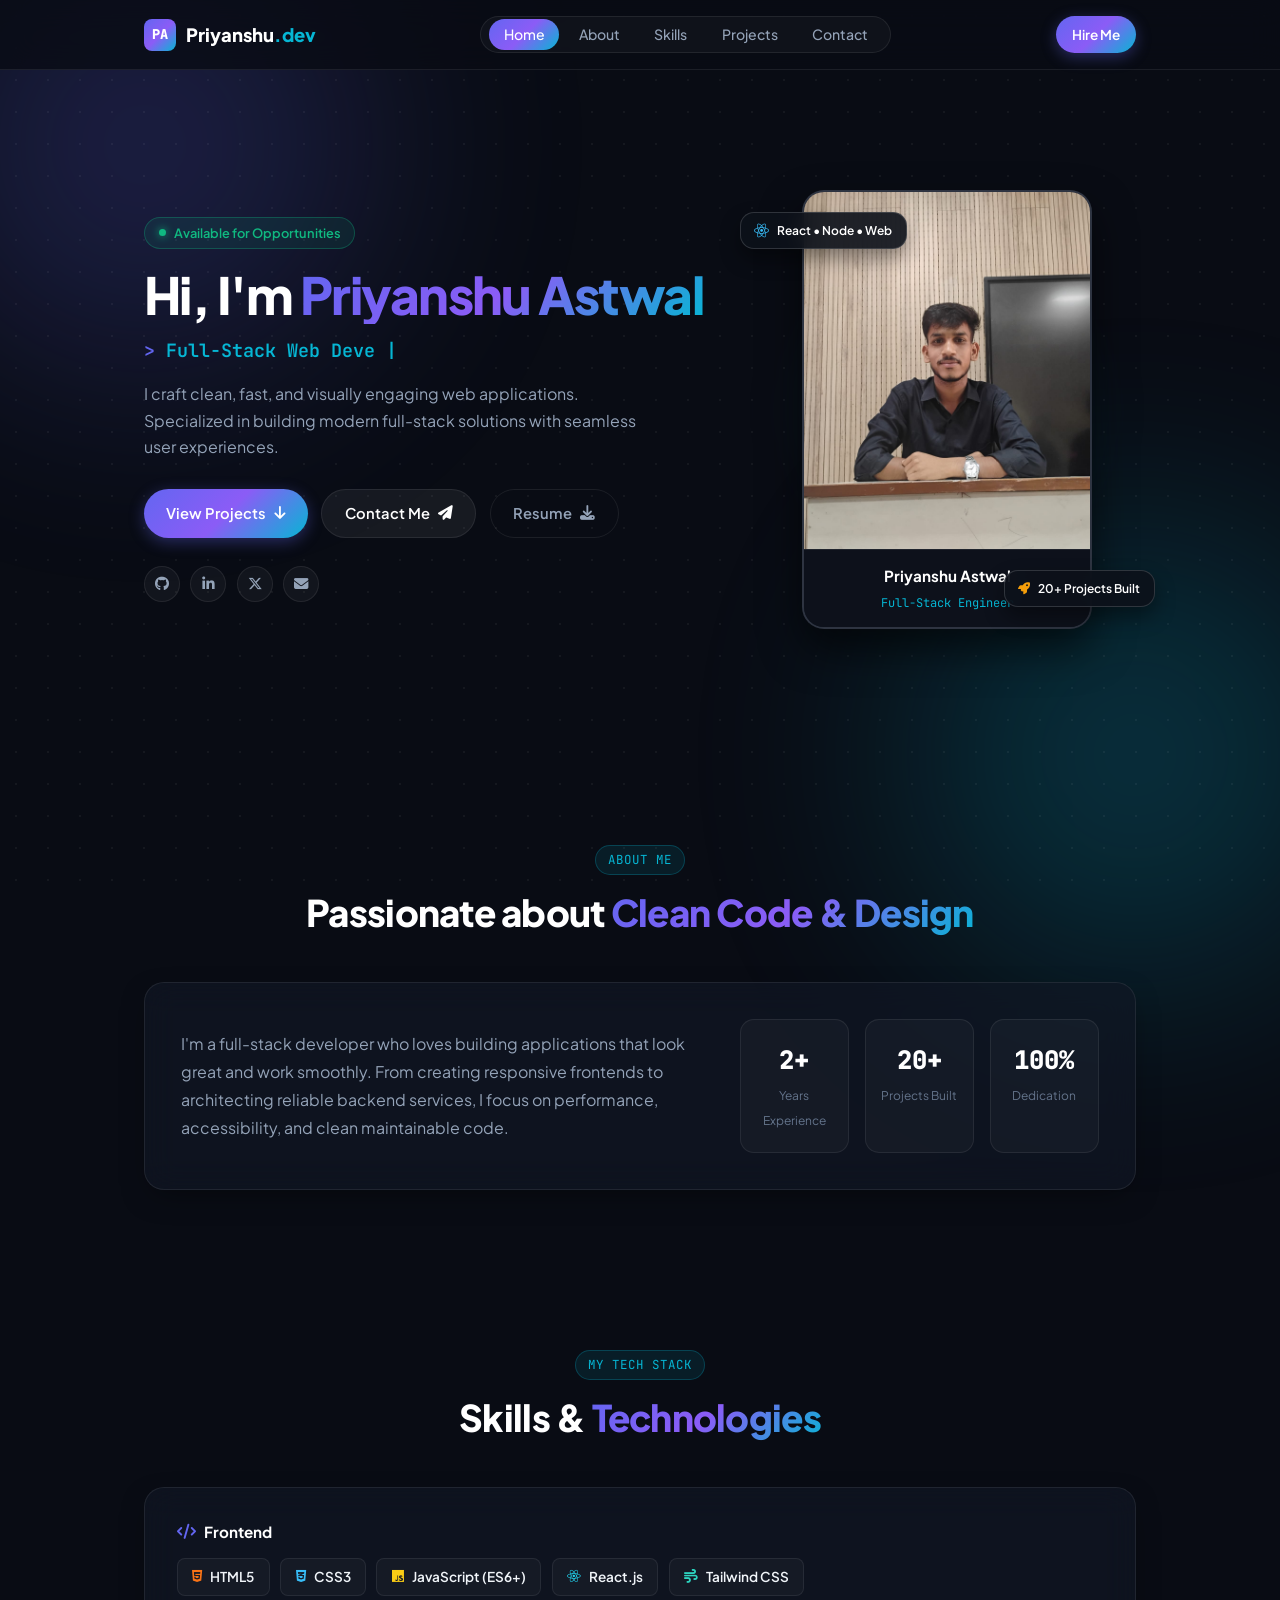
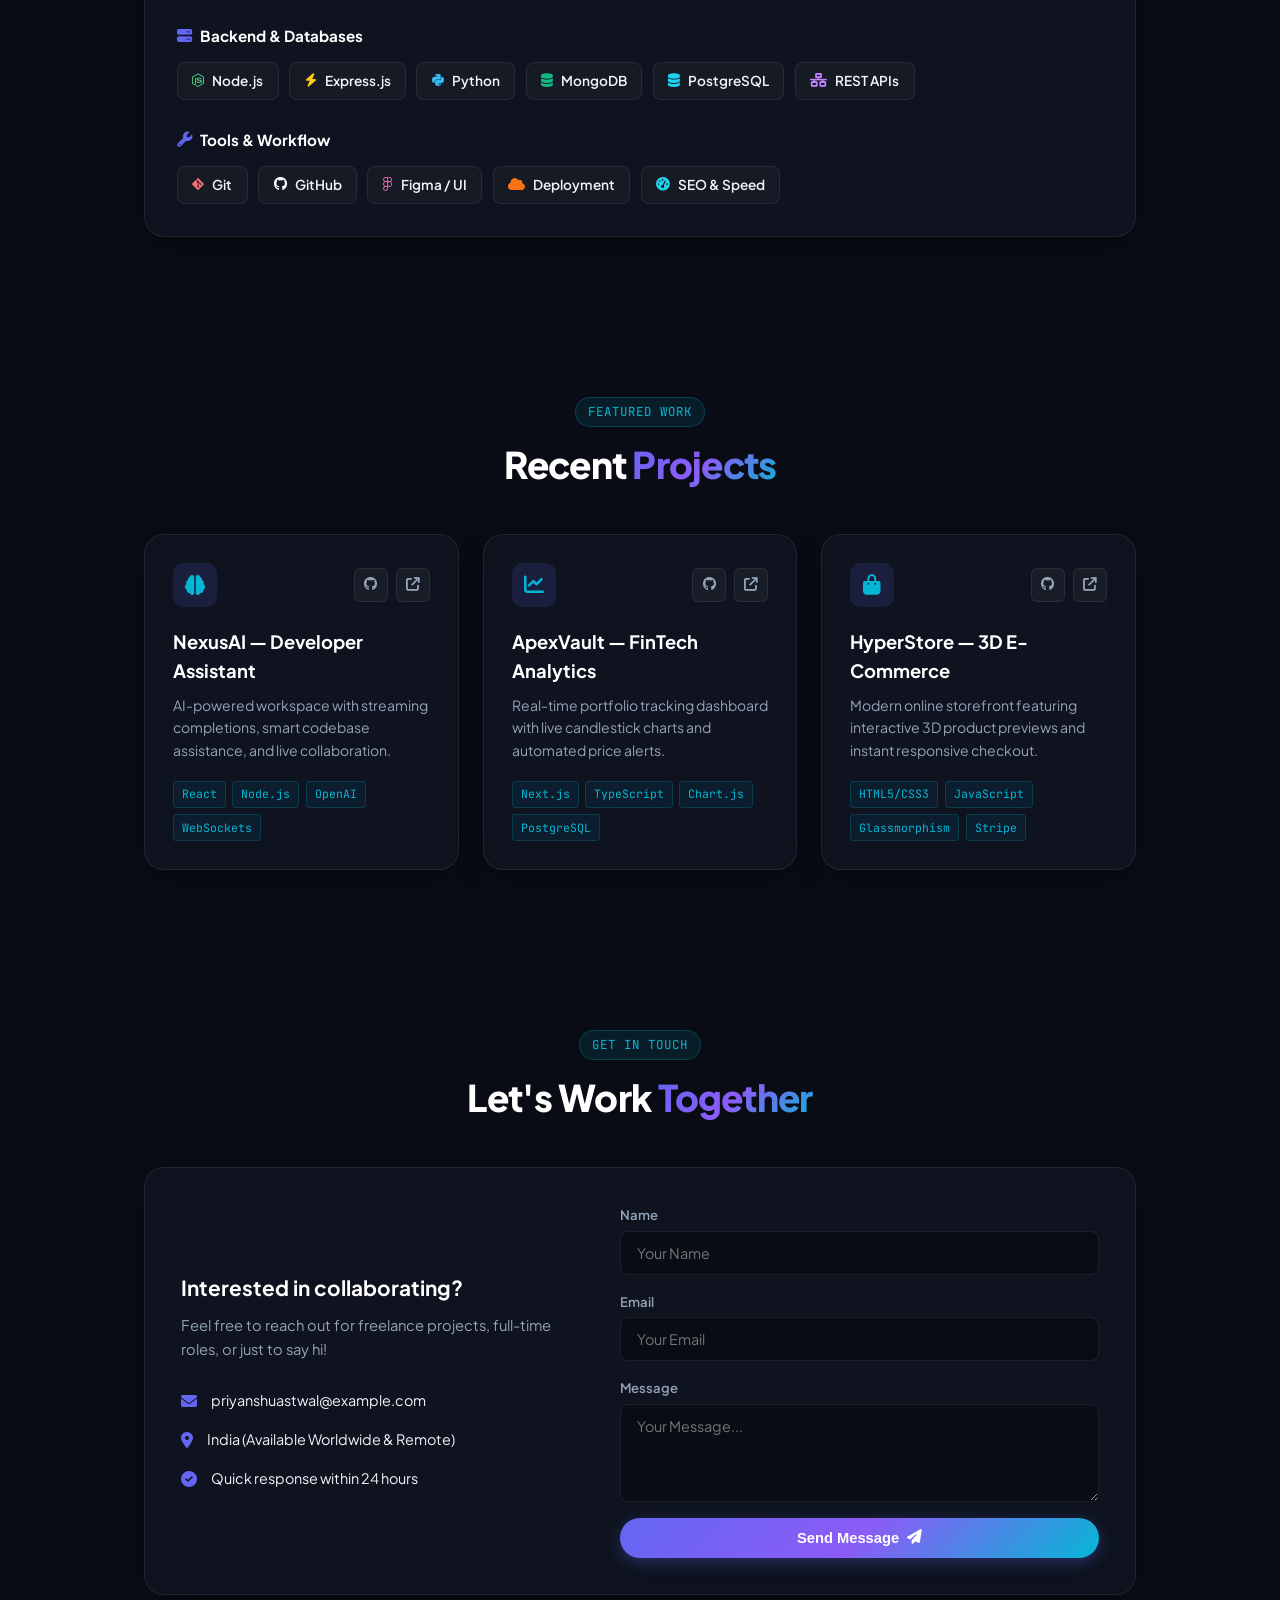
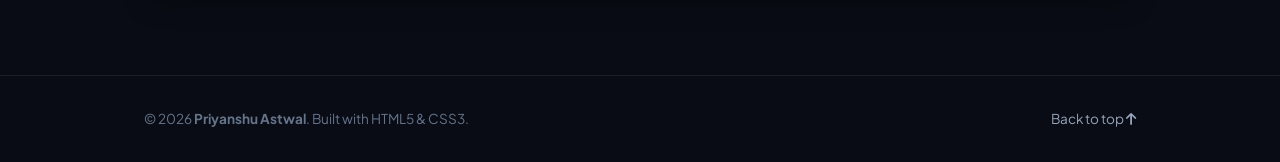
<file: task 1/index.html>
<!DOCTYPE html>
<html lang="en">
<head>
    <meta charset="UTF-8">
    <meta name="viewport" content="width=device-width, initial-scale=1.0">
    <meta name="description" content="Priyanshu Astwal - Full-Stack Developer & UI Designer Portfolio">
    <title>Priyanshu Astwal | Full-Stack Developer</title>

    <!-- Google Fonts -->
    <link rel="preconnect" href="https://fonts.googleapis.com">
    <link rel="preconnect" href="https://fonts.gstatic.com" crossorigin>
    <link href="https://fonts.googleapis.com/css2?family=JetBrains+Mono:wght@400;600&family=Plus+Jakarta+Sans:wght@400;500;600;700;800&display=swap" rel="stylesheet">

    <!-- FontAwesome 6 Icons -->
    <link rel="stylesheet" href="https://cdnjs.cloudflare.com/ajax/libs/font-awesome/6.5.1/css/all.min.css" integrity="sha512-DTOQO9RWCH3ppGqcWaEA1BIZOC6xxalwEsw9c2QQeAIftl+Vegovlnee1c9QX4TctnWMn13TZye+giMm8e2LwA==" crossorigin="anonymous" referrerpolicy="no-referrer" />

    <!-- Custom CSS -->
    <link rel="stylesheet" href="style.css">
</head>
<body>
    <!-- Ambient Background Glows -->
    <div class="ambient-glow glow-1"></div>
    <div class="ambient-glow glow-2"></div>
    <div class="grid-overlay"></div>

    <!-- Navigation Header -->
    <header class="site-header" id="siteHeader">
        <div class="container nav-container">
            <a href="#hero" class="brand-logo">
                <span class="logo-box">PA</span>
                <span class="logo-text">Priyanshu<span>.dev</span></span>
            </a>

            <nav class="nav-menu" id="navMenu">
                <ul class="nav-list">
                    <li><a href="#hero" class="nav-link active">Home</a></li>
                    <li><a href="#about" class="nav-link">About</a></li>
                    <li><a href="#skills" class="nav-link">Skills</a></li>
                    <li><a href="#projects" class="nav-link">Projects</a></li>
                    <li><a href="#contact" class="nav-link">Contact</a></li>
                </ul>
            </nav>

            <div class="nav-actions">
                <a href="#contact" class="btn btn-sm btn-primary">Hire Me</a>
                <button class="mobile-toggle" id="mobileToggle" aria-label="Toggle navigation">
                    <span class="bar"></span>
                    <span class="bar"></span>
                    <span class="bar"></span>
                </button>
            </div>
        </div>
    </header>

    <main>
        <!-- 1. Hero Section -->
        <section class="hero-section" id="hero">
            <div class="container hero-container">
                <div class="hero-content">
                    <div class="status-pill">
                        <span class="pulse-dot"></span>
                        <span>Available for Opportunities</span>
                    </div>

                    <h1 class="hero-title">
                        Hi, I'm <span class="gradient-text">Priyanshu Astwal</span>
                    </h1>

                    <div class="role-badge-box">
                        <span class="role-prefix">&gt; </span>
                        <span class="role-text" id="typewriterText">Full-Stack Developer</span>
                        <span class="cursor-blink">|</span>
                    </div>

                    <p class="hero-bio">
                        I craft clean, fast, and visually engaging web applications. Specialized in building modern full-stack solutions with seamless user experiences.
                    </p>

                    <div class="hero-buttons">
                        <a href="#projects" class="btn btn-primary">
                            <span>View Projects</span>
                            <i class="fa-solid fa-arrow-down"></i>
                        </a>
                        <a href="#contact" class="btn btn-glass">
                            <span>Contact Me</span>
                            <i class="fa-solid fa-paper-plane"></i>
                        </a>
                        <a href="#contact" class="btn btn-outline" id="cvDownloadBtn">
                            <span>Resume</span>
                            <i class="fa-solid fa-download"></i>
                        </a>
                    </div>

                    <!-- Social Icons -->
                    <div class="hero-socials">
                        <a href="https://github.com" target="_blank" rel="noopener noreferrer" class="social-btn" aria-label="GitHub">
                            <i class="fa-brands fa-github"></i>
                        </a>
                        <a href="https://linkedin.com" target="_blank" rel="noopener noreferrer" class="social-btn" aria-label="LinkedIn">
                            <i class="fa-brands fa-linkedin-in"></i>
                        </a>
                        <a href="https://twitter.com" target="_blank" rel="noopener noreferrer" class="social-btn" aria-label="Twitter">
                            <i class="fa-brands fa-x-twitter"></i>
                        </a>
                        <a href="mailto:priyanshuastwal@example.com" class="social-btn" aria-label="Email">
                            <i class="fa-solid fa-envelope"></i>
                        </a>
                    </div>
                </div>

                <div class="hero-photo-wrap">
                    <div class="photo-glow-ring"></div>
                    <div class="photo-card">
                        <img src="profile.jpg" alt="Priyanshu Astwal" class="profile-img" onerror="this.src='WhatsApp Image 2026-08-30 at 10.54.09 PM.jpeg'">
                        <div class="photo-info-bar">
                            <span class="name-tag">Priyanshu Astwal</span>
                            <span class="sub-tag">Full-Stack Engineer</span>
                        </div>
                    </div>
                    <!-- Floating Quick Metric -->
                    <div class="floating-badge badge-top">
                        <i class="fa-brands fa-react"></i>
                        <span>React &bull; Node &bull; Web</span>
                    </div>
                    <div class="floating-badge badge-bottom">
                        <i class="fa-solid fa-rocket"></i>
                        <span>20+ Projects Built</span>
                    </div>
                </div>
            </div>
        </section>

        <!-- 2. About Me Section -->
        <section class="section about-section" id="about">
            <div class="container">
                <div class="section-heading">
                    <span class="section-tag">About Me</span>
                    <h2>Passionate about <span class="gradient-text">Clean Code &amp; Design</span></h2>
                </div>

                <div class="about-card glass-panel">
                    <div class="about-text">
                        <p>
                            I'm a full-stack developer who loves building applications that look great and work smoothly. From creating responsive frontends to architecting reliable backend services, I focus on performance, accessibility, and clean maintainable code.
                        </p>
                    </div>

                    <div class="quick-stats-grid">
                        <div class="stat-box">
                            <span class="stat-number">2+</span>
                            <span class="stat-title">Years Experience</span>
                        </div>
                        <div class="stat-box">
                            <span class="stat-number">20+</span>
                            <span class="stat-title">Projects Built</span>
                        </div>
                        <div class="stat-box">
                            <span class="stat-number">100%</span>
                            <span class="stat-title">Dedication</span>
                        </div>
                    </div>
                </div>
            </div>
        </section>

        <!-- 3. Skills Section -->
        <section class="section skills-section" id="skills">
            <div class="container">
                <div class="section-heading">
                    <span class="section-tag">My Tech Stack</span>
                    <h2>Skills &amp; <span class="gradient-text">Technologies</span></h2>
                </div>

                <div class="skills-wrapper glass-panel">
                    <div class="skill-category">
                        <h3 class="category-title"><i class="fa-solid fa-code"></i> Frontend</h3>
                        <div class="skill-chips">
                            <span class="skill-chip"><i class="fa-brands fa-html5 text-orange"></i> HTML5</span>
                            <span class="skill-chip"><i class="fa-brands fa-css3-alt text-blue"></i> CSS3</span>
                            <span class="skill-chip"><i class="fa-brands fa-js text-yellow"></i> JavaScript (ES6+)</span>
                            <span class="skill-chip"><i class="fa-brands fa-react text-cyan"></i> React.js</span>
                            <span class="skill-chip"><i class="fa-solid fa-wind text-teal"></i> Tailwind CSS</span>
                        </div>
                    </div>

                    <div class="skill-category">
                        <h3 class="category-title"><i class="fa-solid fa-server"></i> Backend &amp; Databases</h3>
                        <div class="skill-chips">
                            <span class="skill-chip"><i class="fa-brands fa-node-js text-green"></i> Node.js</span>
                            <span class="skill-chip"><i class="fa-solid fa-bolt text-yellow"></i> Express.js</span>
                            <span class="skill-chip"><i class="fa-brands fa-python text-blue"></i> Python</span>
                            <span class="skill-chip"><i class="fa-solid fa-database text-emerald"></i> MongoDB</span>
                            <span class="skill-chip"><i class="fa-solid fa-database text-cyan"></i> PostgreSQL</span>
                            <span class="skill-chip"><i class="fa-solid fa-network-wired text-purple"></i> REST APIs</span>
                        </div>
                    </div>

                    <div class="skill-category">
                        <h3 class="category-title"><i class="fa-solid fa-wrench"></i> Tools &amp; Workflow</h3>
                        <div class="skill-chips">
                            <span class="skill-chip"><i class="fa-brands fa-git-alt text-red"></i> Git</span>
                            <span class="skill-chip"><i class="fa-brands fa-github text-white"></i> GitHub</span>
                            <span class="skill-chip"><i class="fa-brands fa-figma text-pink"></i> Figma / UI</span>
                            <span class="skill-chip"><i class="fa-solid fa-cloud text-orange"></i> Deployment</span>
                            <span class="skill-chip"><i class="fa-solid fa-gauge-high text-cyan"></i> SEO &amp; Speed</span>
                        </div>
                    </div>
                </div>
            </div>
        </section>

        <!-- 4. Featured Projects -->
        <section class="section projects-section" id="projects">
            <div class="container">
                <div class="section-heading">
                    <span class="section-tag">Featured Work</span>
                    <h2>Recent <span class="gradient-text">Projects</span></h2>
                </div>

                <div class="projects-grid">
                    <!-- Project 1 -->
                    <div class="project-card glass-panel">
                        <div class="project-header">
                            <div class="project-icon"><i class="fa-solid fa-brain"></i></div>
                            <div class="project-links">
                                <a href="https://github.com" target="_blank" rel="noopener noreferrer" class="link-btn" aria-label="GitHub"><i class="fa-brands fa-github"></i></a>
                                <a href="#contact" class="link-btn" aria-label="Demo"><i class="fa-solid fa-arrow-up-right-from-square"></i></a>
                            </div>
                        </div>
                        <h3 class="project-title">NexusAI &mdash; Developer Assistant</h3>
                        <p class="project-desc">
                            AI-powered workspace with streaming completions, smart codebase assistance, and live collaboration.
                        </p>
                        <div class="project-tags">
                            <span>React</span>
                            <span>Node.js</span>
                            <span>OpenAI</span>
                            <span>WebSockets</span>
                        </div>
                    </div>

                    <!-- Project 2 -->
                    <div class="project-card glass-panel">
                        <div class="project-header">
                            <div class="project-icon"><i class="fa-solid fa-chart-line"></i></div>
                            <div class="project-links">
                                <a href="https://github.com" target="_blank" rel="noopener noreferrer" class="link-btn" aria-label="GitHub"><i class="fa-brands fa-github"></i></a>
                                <a href="#contact" class="link-btn" aria-label="Demo"><i class="fa-solid fa-arrow-up-right-from-square"></i></a>
                            </div>
                        </div>
                        <h3 class="project-title">ApexVault &mdash; FinTech Analytics</h3>
                        <p class="project-desc">
                            Real-time portfolio tracking dashboard with live candlestick charts and automated price alerts.
                        </p>
                        <div class="project-tags">
                            <span>Next.js</span>
                            <span>TypeScript</span>
                            <span>Chart.js</span>
                            <span>PostgreSQL</span>
                        </div>
                    </div>

                    <!-- Project 3 -->
                    <div class="project-card glass-panel">
                        <div class="project-header">
                            <div class="project-icon"><i class="fa-solid fa-bag-shopping"></i></div>
                            <div class="project-links">
                                <a href="https://github.com" target="_blank" rel="noopener noreferrer" class="link-btn" aria-label="GitHub"><i class="fa-brands fa-github"></i></a>
                                <a href="#contact" class="link-btn" aria-label="Demo"><i class="fa-solid fa-arrow-up-right-from-square"></i></a>
                            </div>
                        </div>
                        <h3 class="project-title">HyperStore &mdash; 3D E-Commerce</h3>
                        <p class="project-desc">
                            Modern online storefront featuring interactive 3D product previews and instant responsive checkout.
                        </p>
                        <div class="project-tags">
                            <span>HTML5/CSS3</span>
                            <span>JavaScript</span>
                            <span>Glassmorphism</span>
                            <span>Stripe</span>
                        </div>
                    </div>
                </div>
            </div>
        </section>

        <!-- 5. Simple Contact Section -->
        <section class="section contact-section" id="contact">
            <div class="container">
                <div class="section-heading">
                    <span class="section-tag">Get In Touch</span>
                    <h2>Let's Work <span class="gradient-text">Together</span></h2>
                </div>

                <div class="contact-card glass-panel">
                    <div class="contact-left">
                        <h3>Interested in collaborating?</h3>
                        <p>Feel free to reach out for freelance projects, full-time roles, or just to say hi!</p>

                        <div class="direct-contact-list">
                            <a href="mailto:priyanshuastwal@example.com" class="direct-link">
                                <i class="fa-solid fa-envelope"></i>
                                <span>priyanshuastwal@example.com</span>
                            </a>
                            <div class="direct-link">
                                <i class="fa-solid fa-location-dot"></i>
                                <span>India (Available Worldwide &amp; Remote)</span>
                            </div>
                            <div class="direct-link">
                                <i class="fa-solid fa-circle-check text-green"></i>
                                <span>Quick response within 24 hours</span>
                            </div>
                        </div>
                    </div>

                    <form id="contactForm" class="short-contact-form">
                        <div class="form-group">
                            <label for="userName">Name</label>
                            <input type="text" id="userName" name="name" placeholder="Your Name" required>
                        </div>

                        <div class="form-group">
                            <label for="userEmail">Email</label>
                            <input type="email" id="userEmail" name="email" placeholder="Your Email" required>
                        </div>

                        <div class="form-group">
                            <label for="userMessage">Message</label>
                            <textarea id="userMessage" name="message" rows="4" placeholder="Your Message..." required></textarea>
                        </div>

                        <button type="submit" class="btn btn-primary btn-block" id="submitBtn">
                            <span>Send Message</span>
                            <i class="fa-solid fa-paper-plane"></i>
                        </button>
                    </form>
                </div>
            </div>
        </section>
    </main>

    <!-- Footer -->
    <footer class="site-footer">
        <div class="container footer-content">
            <p>&copy; <span id="currentYear">2026</span> <strong>Priyanshu Astwal</strong>. Built with HTML5 &amp; CSS3.</p>
            <div class="footer-links">
                <a href="#hero">Back to top <i class="fa-solid fa-arrow-up"></i></a>
            </div>
        </div>
    </footer>

    <!-- Toast Notification -->
    <div class="toast-popup" id="toast">
        <i class="fa-solid fa-circle-check"></i>
        <span id="toastMsg">Message sent successfully!</span>
    </div>

    <!-- Script -->
    <script src="script.js"></script>
</body>
</html>
</file>
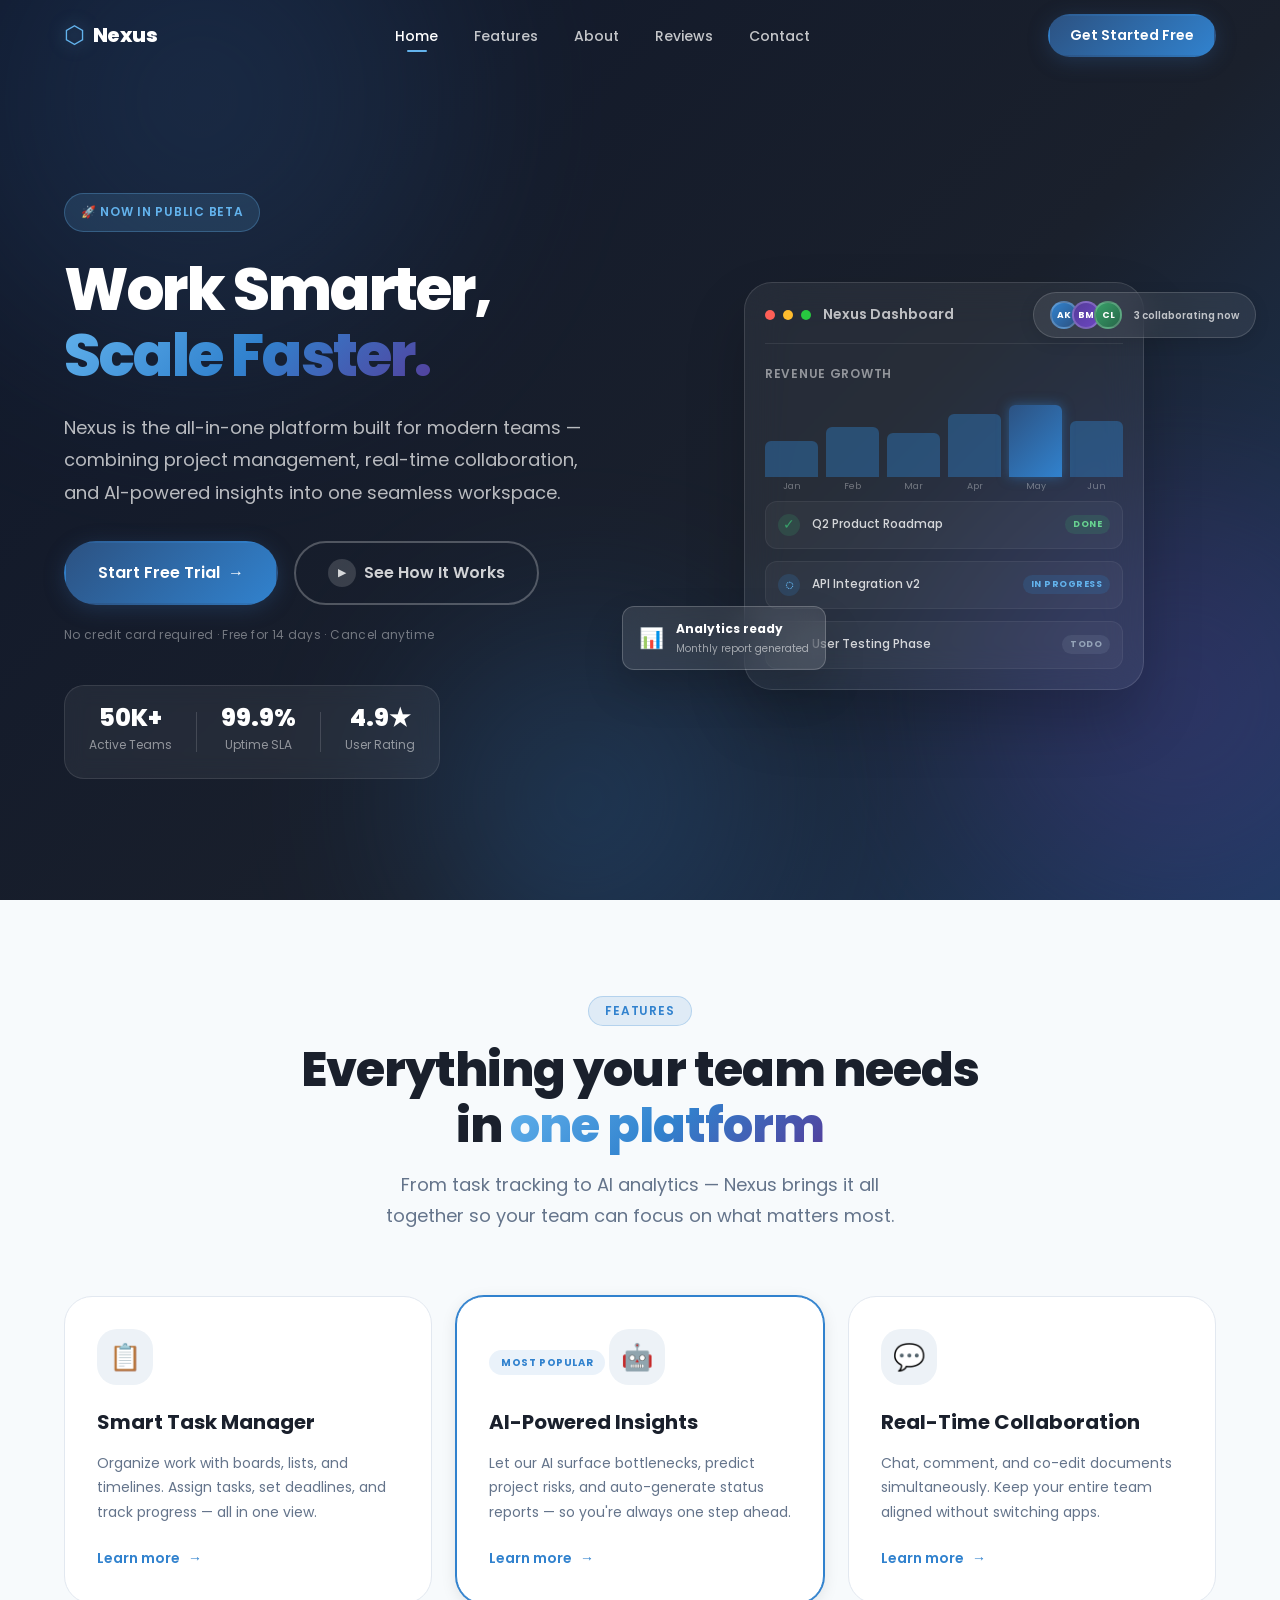
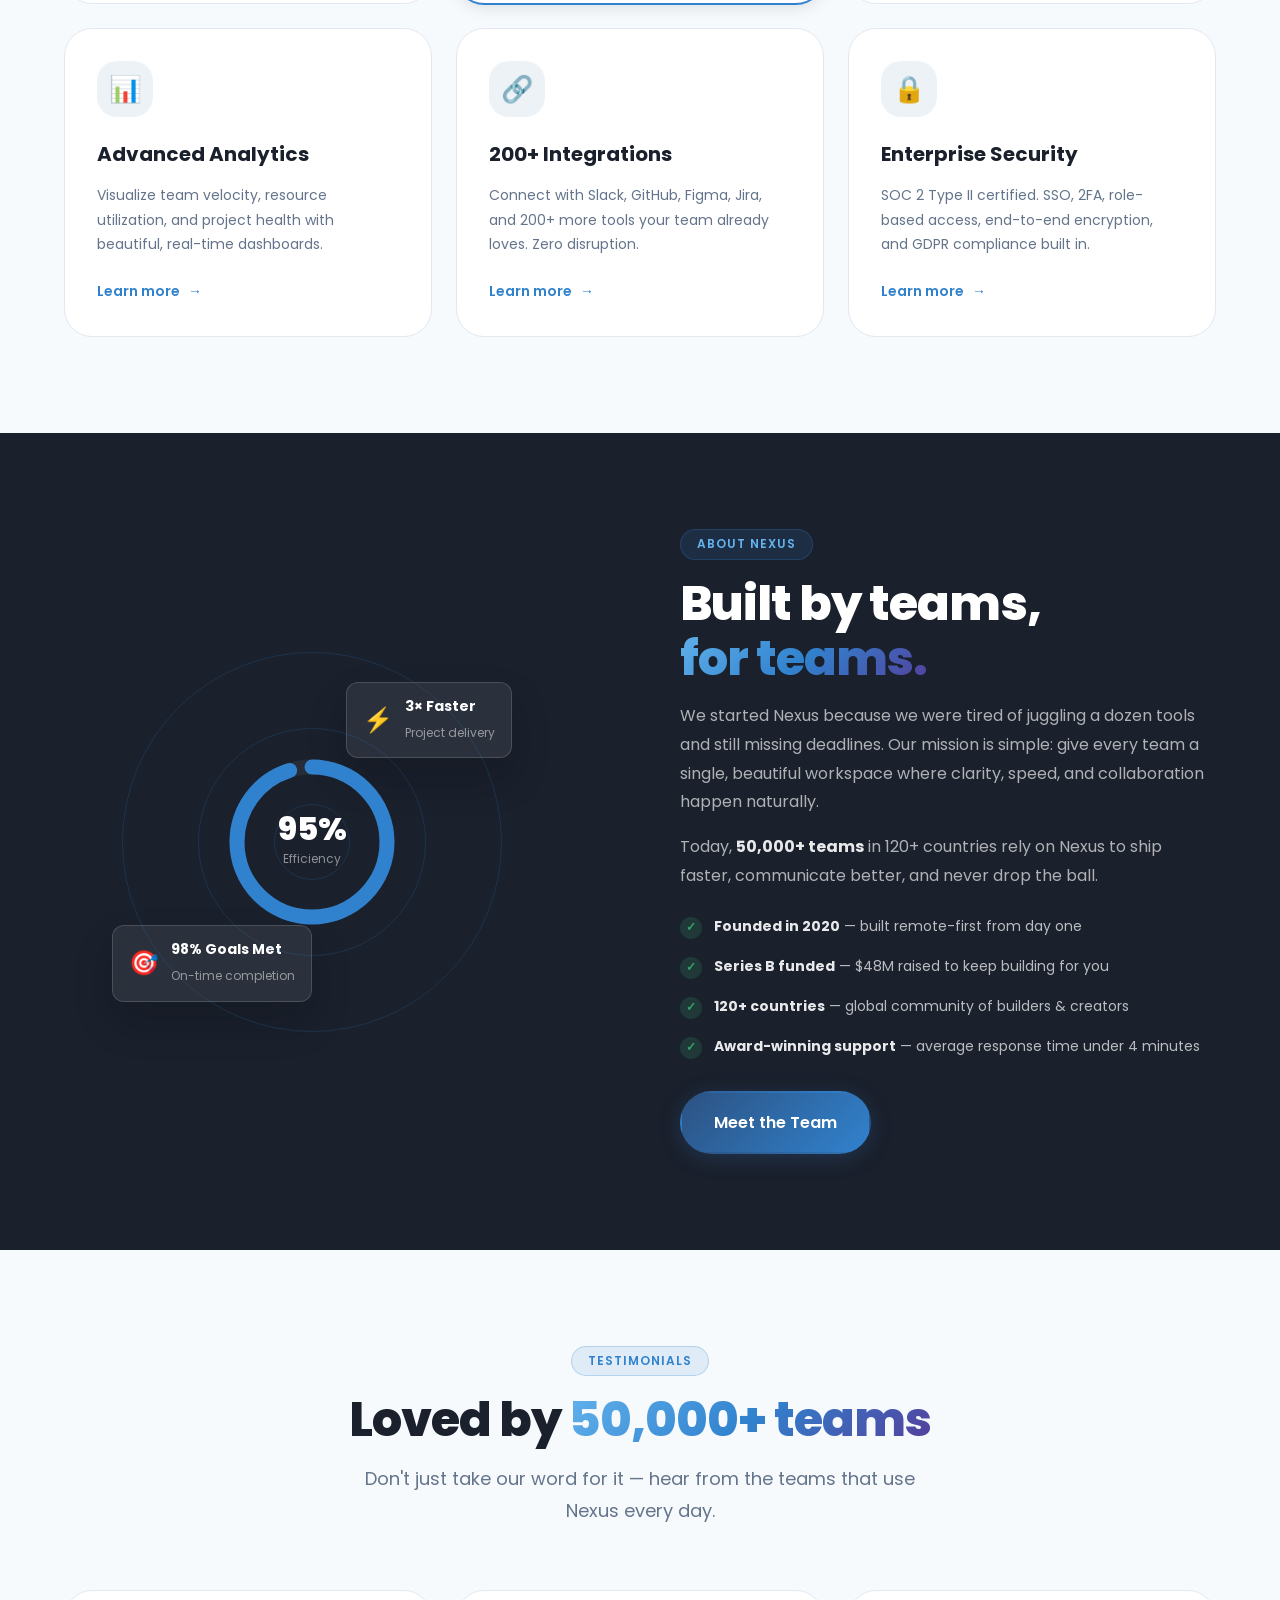
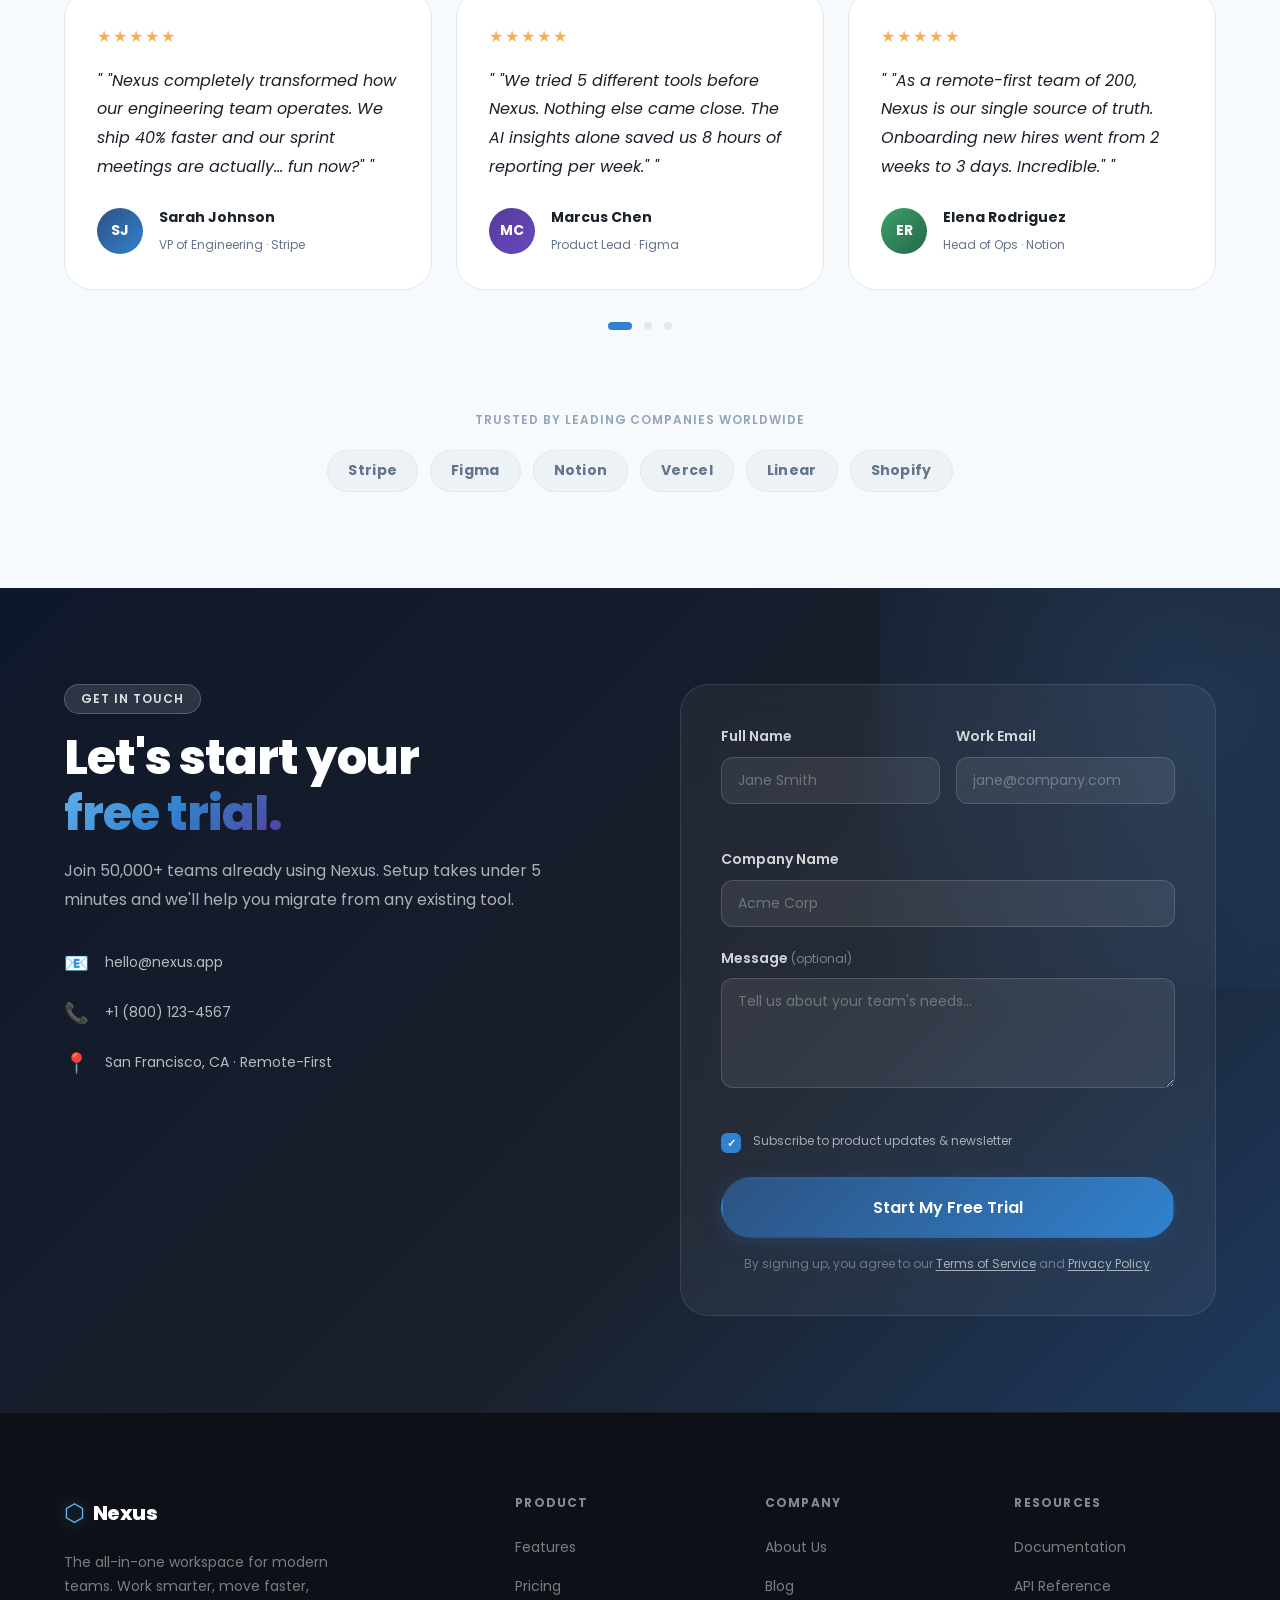
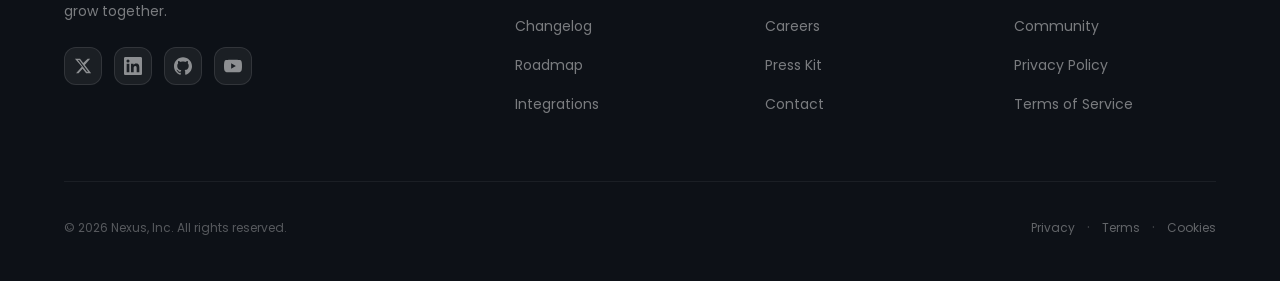
<file: task 2/index.html>
<!DOCTYPE html>
<html lang="en">
<head>
  <meta charset="UTF-8" />
  <meta name="viewport" content="width=device-width, initial-scale=1.0" />
  <meta name="description" content="Nexus – The next-generation SaaS platform that streamlines your workflow, boosts productivity, and scales with your business." />
  <meta name="keywords" content="SaaS, productivity, workflow, collaboration, project management" />
  <meta name="author" content="Nexus Team" />

  <!-- Open Graph / Social Meta -->
  <meta property="og:title" content="Nexus – Work Smarter, Scale Faster" />
  <meta property="og:description" content="The all-in-one platform built for modern teams." />
  <meta property="og:type" content="website" />

  <title>Nexus – Work Smarter, Scale Faster</title>

  <!-- Google Fonts: Poppins -->
  <link rel="preconnect" href="https://fonts.googleapis.com" />
  <link rel="preconnect" href="https://fonts.gstatic.com" crossorigin />
  <link href="https://fonts.googleapis.com/css2?family=Poppins:wght@300;400;500;600;700;800&display=swap" rel="stylesheet" />

  <!-- Main Stylesheet -->
  <link rel="stylesheet" href="style.css" />
</head>
<body>

  <!-- ============================================================
       NAVIGATION BAR
       Fixed top navigation with logo, links, and mobile toggle
  ============================================================ -->
  <header class="navbar" id="navbar" role="banner">
    <nav class="nav-container" aria-label="Main navigation">

      <!-- Brand Logo / Title -->
      <a href="#home" class="nav-logo" aria-label="Nexus Home">
        <span class="logo-icon" aria-hidden="true">⬡</span>
        <span class="logo-text">Nexus</span>
      </a>

      <!-- Desktop Navigation Links -->
      <ul class="nav-links" id="nav-links" role="list">
        <li><a href="#home"         class="nav-link" data-section="home">Home</a></li>
        <li><a href="#features"     class="nav-link" data-section="features">Features</a></li>
        <li><a href="#about"        class="nav-link" data-section="about">About</a></li>
        <li><a href="#testimonials" class="nav-link" data-section="testimonials">Reviews</a></li>
        <li><a href="#contact"      class="nav-link" data-section="contact">Contact</a></li>
      </ul>

      <!-- CTA Button (desktop) -->
      <div class="nav-cta">
        <a href="#contact" class="btn btn-primary btn-sm">Get Started Free</a>
      </div>

      <!-- Hamburger Menu Button (mobile) -->
      <button
        class="hamburger"
        id="hamburger"
        aria-label="Toggle mobile menu"
        aria-expanded="false"
        aria-controls="nav-links"
      >
        <span class="ham-bar"></span>
        <span class="ham-bar"></span>
        <span class="ham-bar"></span>
      </button>

    </nav>
  </header>

  <!-- Mobile Menu Overlay -->
  <div class="mobile-overlay" id="mobile-overlay" aria-hidden="true"></div>


  <!-- ============================================================
       HERO SECTION
       Full-screen introduction with headline, CTA, and graphic
  ============================================================ -->
  <main id="main-content">

    <section class="hero" id="home" aria-labelledby="hero-heading">

      <!-- Animated background blobs -->
      <div class="hero-bg" aria-hidden="true">
        <div class="blob blob-1"></div>
        <div class="blob blob-2"></div>
        <div class="blob blob-3"></div>
      </div>

      <div class="container hero-grid">

        <!-- Hero Text Content -->
        <div class="hero-content" data-animate="fade-up">
          <span class="hero-badge">🚀 Now in Public Beta</span>
          <h1 id="hero-heading" class="hero-title">
            Work Smarter,<br />
            <span class="gradient-text">Scale Faster.</span>
          </h1>
          <p class="hero-subtitle">
            Nexus is the all-in-one platform built for modern teams — combining project management, real-time collaboration, and AI-powered insights into one seamless workspace.
          </p>
          <div class="hero-actions">
            <button class="btn btn-primary btn-lg" id="cta-open-modal" aria-haspopup="dialog">
              Start Free Trial
              <span class="btn-arrow" aria-hidden="true">→</span>
            </button>
            <a href="#features" class="btn btn-ghost btn-lg">
              <span class="play-icon" aria-hidden="true">▶</span>
              See How It Works
            </a>
          </div>
          <p class="hero-note">No credit card required · Free for 14 days · Cancel anytime</p>

          <!-- Floating Stats -->
          <div class="hero-stats">
            <div class="stat-item">
              <strong class="stat-number">50K+</strong>
              <span class="stat-label">Active Teams</span>
            </div>
            <div class="stat-divider" aria-hidden="true"></div>
            <div class="stat-item">
              <strong class="stat-number">99.9%</strong>
              <span class="stat-label">Uptime SLA</span>
            </div>
            <div class="stat-divider" aria-hidden="true"></div>
            <div class="stat-item">
              <strong class="stat-number">4.9★</strong>
              <span class="stat-label">User Rating</span>
            </div>
          </div>
        </div>

        <!-- Hero Graphic / Dashboard Illustration -->
        <div class="hero-graphic" data-animate="fade-left" aria-hidden="true">
          <div class="dashboard-card main-card">
            <div class="card-header-bar">
              <div class="dots">
                <span class="dot dot-red"></span>
                <span class="dot dot-yellow"></span>
                <span class="dot dot-green"></span>
              </div>
              <span class="card-title-bar">Nexus Dashboard</span>
            </div>

            <!-- Mini chart graphic -->
            <div class="chart-area">
              <div class="chart-label">Revenue Growth</div>
              <div class="chart-bars">
                <div class="chart-bar" style="--h: 45%;" data-val="Jan"></div>
                <div class="chart-bar" style="--h: 62%;" data-val="Feb"></div>
                <div class="chart-bar" style="--h: 55%;" data-val="Mar"></div>
                <div class="chart-bar" style="--h: 78%;" data-val="Apr"></div>
                <div class="chart-bar active" style="--h: 90%;" data-val="May"></div>
                <div class="chart-bar" style="--h: 70%;" data-val="Jun"></div>
              </div>
            </div>

            <!-- Task list preview -->
            <div class="task-list">
              <div class="task-item done">
                <span class="task-check">✓</span>
                <span class="task-text">Q2 Product Roadmap</span>
                <span class="task-tag tag-done">Done</span>
              </div>
              <div class="task-item progress">
                <span class="task-check spinning">◌</span>
                <span class="task-text">API Integration v2</span>
                <span class="task-tag tag-progress">In Progress</span>
              </div>
              <div class="task-item">
                <span class="task-check empty">○</span>
                <span class="task-text">User Testing Phase</span>
                <span class="task-tag tag-todo">Todo</span>
              </div>
            </div>
          </div>

          <!-- Floating notification bubble -->
          <div class="notif-bubble">
            <span class="notif-icon">📊</span>
            <div class="notif-text">
              <strong>Analytics ready</strong>
              <small>Monthly report generated</small>
            </div>
          </div>

          <!-- Floating avatar stack -->
          <div class="avatar-float">
            <div class="avatar-stack">
              <div class="avatar av-1">AK</div>
              <div class="avatar av-2">BM</div>
              <div class="avatar av-3">CL</div>
            </div>
            <span class="avatar-label">3 collaborating now</span>
          </div>
        </div>

      </div>
    </section>


    <!-- ============================================================
         FEATURES / SERVICES SECTION
         CSS Grid card layout showcasing key product features
    ============================================================ -->
    <section class="features" id="features" aria-labelledby="features-heading">
      <div class="container">

        <!-- Section Header -->
        <div class="section-header" data-animate="fade-up">
          <span class="section-badge">Features</span>
          <h2 id="features-heading" class="section-title">
            Everything your team needs<br />in <span class="gradient-text">one platform</span>
          </h2>
          <p class="section-subtitle">
            From task tracking to AI analytics — Nexus brings it all together so your team can focus on what matters most.
          </p>
        </div>

        <!-- Feature Cards Grid -->
        <div class="features-grid">

          <article class="feature-card" data-animate="fade-up" data-delay="0">
            <div class="feature-icon-wrap">
              <div class="feature-icon">📋</div>
            </div>
            <h3 class="feature-title">Smart Task Manager</h3>
            <p class="feature-desc">
              Organize work with boards, lists, and timelines. Assign tasks, set deadlines, and track progress — all in one view.
            </p>
            <a href="#contact" class="feature-link">
              Learn more <span aria-hidden="true">→</span>
            </a>
          </article>

          <article class="feature-card featured" data-animate="fade-up" data-delay="100">
            <div class="feature-badge-pill">Most Popular</div>
            <div class="feature-icon-wrap">
              <div class="feature-icon">🤖</div>
            </div>
            <h3 class="feature-title">AI-Powered Insights</h3>
            <p class="feature-desc">
              Let our AI surface bottlenecks, predict project risks, and auto-generate status reports — so you're always one step ahead.
            </p>
            <a href="#contact" class="feature-link">
              Learn more <span aria-hidden="true">→</span>
            </a>
          </article>

          <article class="feature-card" data-animate="fade-up" data-delay="200">
            <div class="feature-icon-wrap">
              <div class="feature-icon">💬</div>
            </div>
            <h3 class="feature-title">Real-Time Collaboration</h3>
            <p class="feature-desc">
              Chat, comment, and co-edit documents simultaneously. Keep your entire team aligned without switching apps.
            </p>
            <a href="#contact" class="feature-link">
              Learn more <span aria-hidden="true">→</span>
            </a>
          </article>

          <article class="feature-card" data-animate="fade-up" data-delay="300">
            <div class="feature-icon-wrap">
              <div class="feature-icon">📊</div>
            </div>
            <h3 class="feature-title">Advanced Analytics</h3>
            <p class="feature-desc">
              Visualize team velocity, resource utilization, and project health with beautiful, real-time dashboards.
            </p>
            <a href="#contact" class="feature-link">
              Learn more <span aria-hidden="true">→</span>
            </a>
          </article>

          <article class="feature-card" data-animate="fade-up" data-delay="400">
            <div class="feature-icon-wrap">
              <div class="feature-icon">🔗</div>
            </div>
            <h3 class="feature-title">200+ Integrations</h3>
            <p class="feature-desc">
              Connect with Slack, GitHub, Figma, Jira, and 200+ more tools your team already loves. Zero disruption.
            </p>
            <a href="#contact" class="feature-link">
              Learn more <span aria-hidden="true">→</span>
            </a>
          </article>

          <article class="feature-card" data-animate="fade-up" data-delay="500">
            <div class="feature-icon-wrap">
              <div class="feature-icon">🔒</div>
            </div>
            <h3 class="feature-title">Enterprise Security</h3>
            <p class="feature-desc">
              SOC 2 Type II certified. SSO, 2FA, role-based access, end-to-end encryption, and GDPR compliance built in.
            </p>
            <a href="#contact" class="feature-link">
              Learn more <span aria-hidden="true">→</span>
            </a>
          </article>

        </div>
      </div>
    </section>


    <!-- ============================================================
         ABOUT / INFORMATION SECTION
         Two-column layout with stats and highlights
    ============================================================ -->
    <section class="about" id="about" aria-labelledby="about-heading">
      <div class="container about-grid">

        <!-- Visual Panel -->
        <div class="about-visual" data-animate="fade-right">
          <div class="about-image-wrap">
            <div class="about-graphic">
              <div class="about-card-float card-float-1">
                <span class="float-icon">⚡</span>
                <div>
                  <strong>3× Faster</strong>
                  <small>Project delivery</small>
                </div>
              </div>
              <div class="about-card-float card-float-2">
                <span class="float-icon">🎯</span>
                <div>
                  <strong>98% Goals Met</strong>
                  <small>On-time completion</small>
                </div>
              </div>
              <!-- Abstract graphic content -->
              <div class="about-circles">
                <div class="ab-circle c1"></div>
                <div class="ab-circle c2"></div>
                <div class="ab-circle c3"></div>
              </div>
              <div class="about-ring-chart">
                <svg viewBox="0 0 120 120" aria-label="95% efficiency metric">
                  <circle class="ring-bg" cx="60" cy="60" r="50" />
                  <circle class="ring-fill" cx="60" cy="60" r="50" />
                </svg>
                <div class="ring-label">
                  <strong>95%</strong>
                  <small>Efficiency</small>
                </div>
              </div>
            </div>
          </div>
        </div>

        <!-- Text Content -->
        <div class="about-content" data-animate="fade-left">
          <span class="section-badge">About Nexus</span>
          <h2 id="about-heading" class="section-title left-aligned">
            Built by teams,<br /><span class="gradient-text">for teams.</span>
          </h2>
          <p class="about-desc">
            We started Nexus because we were tired of juggling a dozen tools and still missing deadlines. Our mission is simple: give every team a single, beautiful workspace where clarity, speed, and collaboration happen naturally.
          </p>
          <p class="about-desc">
            Today, <strong>50,000+ teams</strong> in 120+ countries rely on Nexus to ship faster, communicate better, and never drop the ball.
          </p>

          <!-- Key metrics list -->
          <ul class="about-list" role="list">
            <li class="about-list-item">
              <span class="check-icon" aria-hidden="true">✓</span>
              <div>
                <strong>Founded in 2020</strong> — built remote-first from day one
              </div>
            </li>
            <li class="about-list-item">
              <span class="check-icon" aria-hidden="true">✓</span>
              <div>
                <strong>Series B funded</strong> — $48M raised to keep building for you
              </div>
            </li>
            <li class="about-list-item">
              <span class="check-icon" aria-hidden="true">✓</span>
              <div>
                <strong>120+ countries</strong> — global community of builders & creators
              </div>
            </li>
            <li class="about-list-item">
              <span class="check-icon" aria-hidden="true">✓</span>
              <div>
                <strong>Award-winning support</strong> — average response time under 4 minutes
              </div>
            </li>
          </ul>

          <a href="#contact" class="btn btn-primary btn-lg about-cta">Meet the Team</a>
        </div>

      </div>
    </section>


    <!-- ============================================================
         TESTIMONIALS SECTION
         Interactive card slider / testimonials showcase
    ============================================================ -->
    <section class="testimonials" id="testimonials" aria-labelledby="testimonials-heading">
      <div class="container">

        <div class="section-header" data-animate="fade-up">
          <span class="section-badge">Testimonials</span>
          <h2 id="testimonials-heading" class="section-title">
            Loved by <span class="gradient-text">50,000+ teams</span>
          </h2>
          <p class="section-subtitle">
            Don't just take our word for it — hear from the teams that use Nexus every day.
          </p>
        </div>

        <!-- Testimonials Slider -->
        <div class="testimonials-slider" role="region" aria-label="Testimonials">
          <div class="testimonials-track" id="testimonials-track">

            <article class="testimonial-card" data-animate="fade-up" data-delay="0">
              <div class="stars" aria-label="5 stars">★★★★★</div>
              <blockquote class="testimonial-quote">
                "Nexus completely transformed how our engineering team operates. We ship 40% faster and our sprint meetings are actually... fun now?"
              </blockquote>
              <footer class="testimonial-author">
                <div class="author-avatar" aria-hidden="true">SJ</div>
                <div class="author-info">
                  <cite class="author-name">Sarah Johnson</cite>
                  <span class="author-role">VP of Engineering · Stripe</span>
                </div>
              </footer>
            </article>

            <article class="testimonial-card" data-animate="fade-up" data-delay="100">
              <div class="stars" aria-label="5 stars">★★★★★</div>
              <blockquote class="testimonial-quote">
                "We tried 5 different tools before Nexus. Nothing else came close. The AI insights alone saved us 8 hours of reporting per week."
              </blockquote>
              <footer class="testimonial-author">
                <div class="author-avatar av-purple" aria-hidden="true">MC</div>
                <div class="author-info">
                  <cite class="author-name">Marcus Chen</cite>
                  <span class="author-role">Product Lead · Figma</span>
                </div>
              </footer>
            </article>

            <article class="testimonial-card" data-animate="fade-up" data-delay="200">
              <div class="stars" aria-label="5 stars">★★★★★</div>
              <blockquote class="testimonial-quote">
                "As a remote-first team of 200, Nexus is our single source of truth. Onboarding new hires went from 2 weeks to 3 days. Incredible."
              </blockquote>
              <footer class="testimonial-author">
                <div class="author-avatar av-green" aria-hidden="true">ER</div>
                <div class="author-info">
                  <cite class="author-name">Elena Rodriguez</cite>
                  <span class="author-role">Head of Ops · Notion</span>
                </div>
              </footer>
            </article>

          </div>

          <!-- Slider navigation dots -->
          <div class="slider-dots" role="tablist" aria-label="Testimonial navigation">
            <button class="dot active" role="tab" aria-selected="true"  aria-label="Testimonial 1" data-index="0"></button>
            <button class="dot"        role="tab" aria-selected="false" aria-label="Testimonial 2" data-index="1"></button>
            <button class="dot"        role="tab" aria-selected="false" aria-label="Testimonial 3" data-index="2"></button>
          </div>
        </div>

        <!-- Trust Logos -->
        <div class="trust-logos" aria-label="Companies that trust Nexus" data-animate="fade-up">
          <p class="trust-label">Trusted by leading companies worldwide</p>
          <div class="logos-row">
            <span class="logo-pill">Stripe</span>
            <span class="logo-pill">Figma</span>
            <span class="logo-pill">Notion</span>
            <span class="logo-pill">Vercel</span>
            <span class="logo-pill">Linear</span>
            <span class="logo-pill">Shopify</span>
          </div>
        </div>

      </div>
    </section>


    <!-- ============================================================
         CONTACT / NEWSLETTER SECTION
         Styled form with client-side validation
    ============================================================ -->
    <section class="contact" id="contact" aria-labelledby="contact-heading">
      <div class="container contact-grid">

        <!-- Left: Contact Info -->
        <div class="contact-info" data-animate="fade-right">
          <span class="section-badge badge-light">Get In Touch</span>
          <h2 id="contact-heading" class="section-title left-aligned">
            Let's start your<br /><span class="gradient-text">free trial.</span>
          </h2>
          <p class="contact-desc">
            Join 50,000+ teams already using Nexus. Setup takes under 5 minutes and we'll help you migrate from any existing tool.
          </p>

          <div class="contact-details">
            <div class="contact-detail-item">
              <span class="detail-icon" aria-hidden="true">📧</span>
              <a href="mailto:hello@nexus.app" class="detail-text">hello@nexus.app</a>
            </div>
            <div class="contact-detail-item">
              <span class="detail-icon" aria-hidden="true">📞</span>
              <a href="tel:+18001234567" class="detail-text">+1 (800) 123-4567</a>
            </div>
            <div class="contact-detail-item">
              <span class="detail-icon" aria-hidden="true">📍</span>
              <span class="detail-text">San Francisco, CA · Remote-First</span>
            </div>
          </div>
        </div>

        <!-- Right: Contact Form -->
        <div class="contact-form-wrap" data-animate="fade-left">
          <form class="contact-form" id="contact-form" novalidate aria-label="Contact and newsletter sign up form">

            <div class="form-row">
              <!-- Name Field -->
              <div class="form-group" id="group-name">
                <label for="input-name" class="form-label">Full Name</label>
                <input
                  type="text"
                  id="input-name"
                  name="name"
                  class="form-input"
                  placeholder="Jane Smith"
                  autocomplete="name"
                  required
                  aria-required="true"
                  aria-describedby="error-name"
                />
                <span class="form-error" id="error-name" role="alert" aria-live="polite"></span>
              </div>

              <!-- Email Field -->
              <div class="form-group" id="group-email">
                <label for="input-email" class="form-label">Work Email</label>
                <input
                  type="email"
                  id="input-email"
                  name="email"
                  class="form-input"
                  placeholder="jane@company.com"
                  autocomplete="email"
                  required
                  aria-required="true"
                  aria-describedby="error-email"
                />
                <span class="form-error" id="error-email" role="alert" aria-live="polite"></span>
              </div>
            </div>

            <!-- Company Field -->
            <div class="form-group" id="group-company">
              <label for="input-company" class="form-label">Company Name</label>
              <input
                type="text"
                id="input-company"
                name="company"
                class="form-input"
                placeholder="Acme Corp"
                autocomplete="organization"
              />
            </div>

            <!-- Message Field -->
            <div class="form-group" id="group-message">
              <label for="input-message" class="form-label">Message <span class="optional-label">(optional)</span></label>
              <textarea
                id="input-message"
                name="message"
                class="form-input form-textarea"
                placeholder="Tell us about your team's needs..."
                rows="4"
                aria-describedby="error-message"
              ></textarea>
              <span class="form-error" id="error-message" role="alert" aria-live="polite"></span>
            </div>

            <!-- Newsletter Checkbox -->
            <div class="form-group form-check-group">
              <label class="form-check" for="input-newsletter">
                <input type="checkbox" id="input-newsletter" name="newsletter" class="check-input" checked />
                <span class="check-custom" aria-hidden="true"></span>
                <span class="check-label">Subscribe to product updates & newsletter</span>
              </label>
            </div>

            <!-- Submit Button -->
            <button type="submit" class="btn btn-primary btn-full btn-lg" id="form-submit">
              <span class="btn-text">Start My Free Trial</span>
              <span class="btn-spinner" aria-hidden="true"></span>
            </button>

            <p class="form-footnote">
              By signing up, you agree to our <a href="#" class="form-link">Terms of Service</a> and <a href="#" class="form-link">Privacy Policy</a>.
            </p>

          </form>
        </div>

      </div>
    </section>

  </main>


  <!-- ============================================================
       FOOTER
       Clean footer with links, social icons, and copyright
  ============================================================ -->
  <footer class="footer" role="contentinfo">
    <div class="container">

      <div class="footer-grid">

        <!-- Brand Column -->
        <div class="footer-brand">
          <a href="#home" class="nav-logo footer-logo" aria-label="Nexus Home">
            <span class="logo-icon" aria-hidden="true">⬡</span>
            <span class="logo-text">Nexus</span>
          </a>
          <p class="footer-tagline">
            The all-in-one workspace for modern teams. Work smarter, move faster, grow together.
          </p>
          <!-- Social Links -->
          <div class="social-links" aria-label="Social media links">
            <a href="#" class="social-link" aria-label="Twitter / X">
              <svg viewBox="0 0 24 24" fill="currentColor" aria-hidden="true" width="18" height="18"><path d="M18.244 2.25h3.308l-7.227 8.26 8.502 11.24H16.17l-4.714-6.231-5.401 6.231H2.742l7.73-8.835L1.254 2.25H8.08l4.253 5.622zm-1.161 17.52h1.833L7.084 4.126H5.117z"/></svg>
            </a>
            <a href="#" class="social-link" aria-label="LinkedIn">
              <svg viewBox="0 0 24 24" fill="currentColor" aria-hidden="true" width="18" height="18"><path d="M20.447 20.452h-3.554v-5.569c0-1.328-.027-3.037-1.852-3.037-1.853 0-2.136 1.445-2.136 2.939v5.667H9.351V9h3.414v1.561h.046c.477-.9 1.637-1.85 3.37-1.85 3.601 0 4.267 2.37 4.267 5.455v6.286zM5.337 7.433a2.062 2.062 0 01-2.063-2.065 2.064 2.064 0 112.063 2.065zm1.782 13.019H3.555V9h3.564v11.452zM22.225 0H1.771C.792 0 0 .774 0 1.729v20.542C0 23.227.792 24 1.771 24h20.451C23.2 24 24 23.227 24 22.271V1.729C24 .774 23.2 0 22.222 0h.003z"/></svg>
            </a>
            <a href="#" class="social-link" aria-label="GitHub">
              <svg viewBox="0 0 24 24" fill="currentColor" aria-hidden="true" width="18" height="18"><path d="M12 .297c-6.63 0-12 5.373-12 12 0 5.303 3.438 9.8 8.205 11.385.6.113.82-.258.82-.577 0-.285-.01-1.04-.015-2.04-3.338.724-4.042-1.61-4.042-1.61C4.422 18.07 3.633 17.7 3.633 17.7c-1.087-.744.084-.729.084-.729 1.205.084 1.838 1.236 1.838 1.236 1.07 1.835 2.809 1.305 3.495.998.108-.776.417-1.305.76-1.605-2.665-.3-5.466-1.332-5.466-5.93 0-1.31.465-2.38 1.235-3.22-.135-.303-.54-1.523.105-3.176 0 0 1.005-.322 3.3 1.23.96-.267 1.98-.399 3-.405 1.02.006 2.04.138 3 .405 2.28-1.552 3.285-1.23 3.285-1.23.645 1.653.24 2.873.12 3.176.765.84 1.23 1.91 1.23 3.22 0 4.61-2.805 5.625-5.475 5.92.42.36.81 1.096.81 2.22 0 1.606-.015 2.896-.015 3.286 0 .315.21.69.825.57C20.565 22.092 24 17.592 24 12.297c0-6.627-5.373-12-12-12"/></svg>
            </a>
            <a href="#" class="social-link" aria-label="YouTube">
              <svg viewBox="0 0 24 24" fill="currentColor" aria-hidden="true" width="18" height="18"><path d="M23.498 6.186a3.016 3.016 0 00-2.122-2.136C19.505 3.545 12 3.545 12 3.545s-7.505 0-9.377.505A3.017 3.017 0 00.502 6.186C0 8.07 0 12 0 12s0 3.93.502 5.814a3.016 3.016 0 002.122 2.136c1.871.505 9.376.505 9.376.505s7.505 0 9.377-.505a3.015 3.015 0 002.122-2.136C24 15.93 24 12 24 12s0-3.93-.502-5.814zM9.545 15.568V8.432L15.818 12l-6.273 3.568z"/></svg>
            </a>
          </div>
        </div>

        <!-- Product Links -->
        <div class="footer-col">
          <h3 class="footer-heading">Product</h3>
          <ul class="footer-links" role="list">
            <li><a href="#features" class="footer-link">Features</a></li>
            <li><a href="#" class="footer-link">Pricing</a></li>
            <li><a href="#" class="footer-link">Changelog</a></li>
            <li><a href="#" class="footer-link">Roadmap</a></li>
            <li><a href="#" class="footer-link">Integrations</a></li>
          </ul>
        </div>

        <!-- Company Links -->
        <div class="footer-col">
          <h3 class="footer-heading">Company</h3>
          <ul class="footer-links" role="list">
            <li><a href="#about" class="footer-link">About Us</a></li>
            <li><a href="#" class="footer-link">Blog</a></li>
            <li><a href="#" class="footer-link">Careers</a></li>
            <li><a href="#" class="footer-link">Press Kit</a></li>
            <li><a href="#contact" class="footer-link">Contact</a></li>
          </ul>
        </div>

        <!-- Legal / Resources Links -->
        <div class="footer-col">
          <h3 class="footer-heading">Resources</h3>
          <ul class="footer-links" role="list">
            <li><a href="#" class="footer-link">Documentation</a></li>
            <li><a href="#" class="footer-link">API Reference</a></li>
            <li><a href="#" class="footer-link">Community</a></li>
            <li><a href="#" class="footer-link">Privacy Policy</a></li>
            <li><a href="#" class="footer-link">Terms of Service</a></li>
          </ul>
        </div>

      </div>

      <!-- Footer Bottom Bar -->
      <div class="footer-bottom">
        <p class="footer-copy">
          &copy; <span id="footer-year"></span> Nexus, Inc. All rights reserved.
        </p>
        <div class="footer-bottom-links">
          <a href="#" class="footer-link-sm">Privacy</a>
          <span class="separator" aria-hidden="true">·</span>
          <a href="#" class="footer-link-sm">Terms</a>
          <span class="separator" aria-hidden="true">·</span>
          <a href="#" class="footer-link-sm">Cookies</a>
        </div>
      </div>

    </div>
  </footer>


  <!-- ============================================================
       MODAL POPUP
       Triggered by the "Start Free Trial" CTA button in the hero
  ============================================================ -->
  <div class="modal-overlay" id="modal-overlay" role="dialog" aria-modal="true" aria-labelledby="modal-title" aria-hidden="true">
    <div class="modal-box">
      <!-- Close Button -->
      <button class="modal-close" id="modal-close" aria-label="Close modal">✕</button>

      <div class="modal-content">
        <div class="modal-icon" aria-hidden="true">🚀</div>
        <h2 class="modal-title" id="modal-title">Start Your Free Trial</h2>
        <p class="modal-subtitle">
          14 days free. No credit card. Cancel anytime. Let's get you set up in minutes.
        </p>

        <ul class="modal-benefits" role="list">
          <li><span aria-hidden="true">✓</span> Full access to all Pro features</li>
          <li><span aria-hidden="true">✓</span> Invite up to 25 team members</li>
          <li><span aria-hidden="true">✓</span> 10GB of storage included</li>
          <li><span aria-hidden="true">✓</span> Dedicated onboarding support</li>
        </ul>

        <div class="modal-actions">
          <a href="#contact" class="btn btn-primary btn-full btn-lg" id="modal-cta">
            Create Free Account →
          </a>
          <button class="btn btn-ghost btn-full" id="modal-dismiss">Maybe Later</button>
        </div>
      </div>
    </div>
  </div>


  <!-- ============================================================
       FORM SUCCESS TOAST NOTIFICATION
  ============================================================ -->
  <div class="toast" id="toast" role="status" aria-live="polite" aria-atomic="true">
    <span class="toast-icon" aria-hidden="true">🎉</span>
    <div class="toast-text">
      <strong>You're in!</strong>
      <small>We'll be in touch within 24 hours.</small>
    </div>
  </div>


  <!-- Scroll-to-top button -->
  <button class="scroll-top" id="scroll-top" aria-label="Scroll back to top">
    <svg viewBox="0 0 24 24" fill="none" stroke="currentColor" stroke-width="2.5" aria-hidden="true"><polyline points="18 15 12 9 6 15"/></svg>
  </button>


  <!-- Main JavaScript -->
  <script src="script.js"></script>
</body>
</html>
</file>
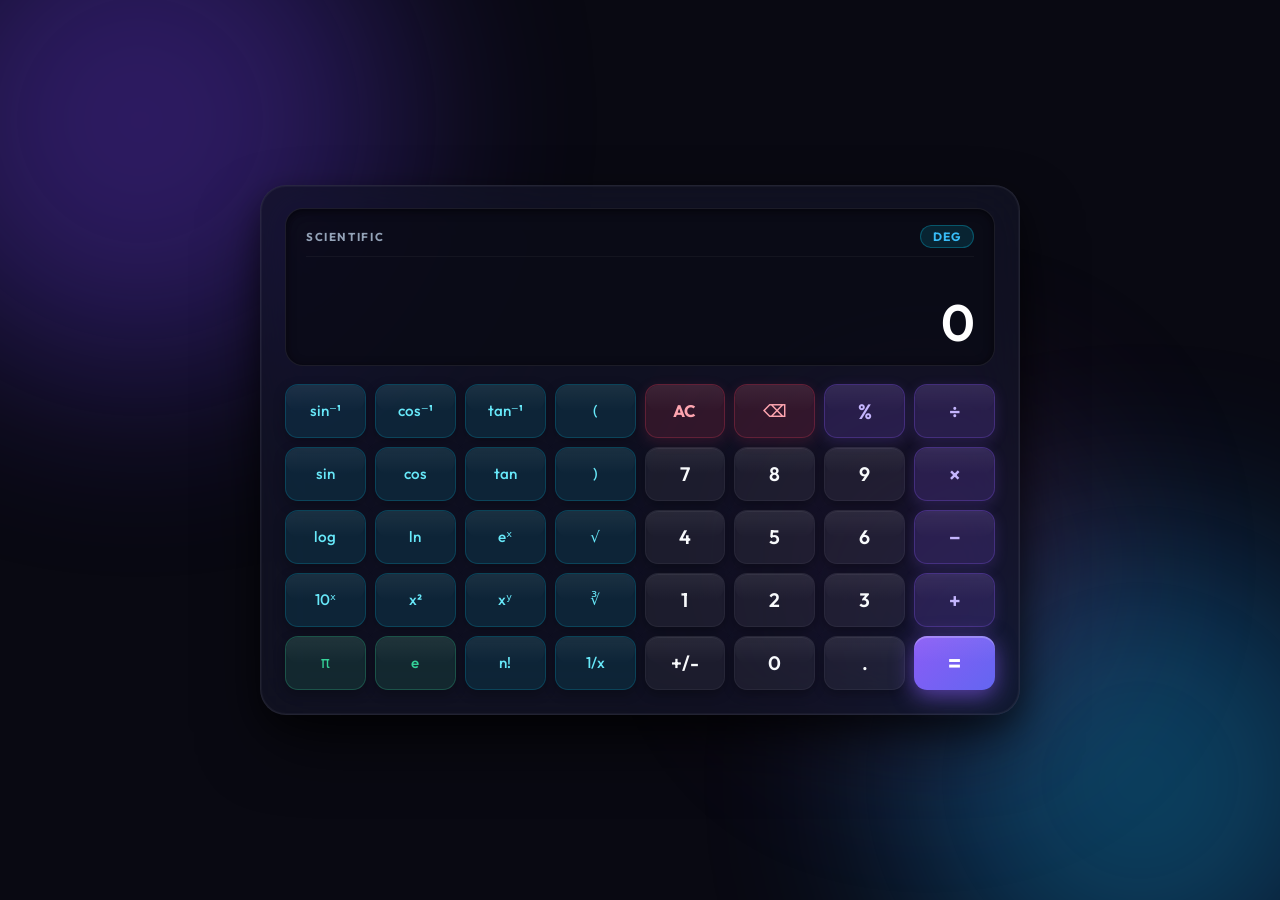
<file: task3/index.html>
<!DOCTYPE html>
<html lang="en">
<head>
  <meta charset="UTF-8" />
  <meta name="viewport" content="width=device-width, initial-scale=1.0" />
  <meta name="description" content="Sleek dark-mode scientific calculator — trigonometry, logarithms, powers, factorial, constants, and full keyboard support." />
  <title>Scientific Calculator</title>
  <link rel="preconnect" href="https://fonts.googleapis.com" />
  <link href="https://fonts.googleapis.com/css2?family=Outfit:wght@300;400;500;600;700&display=swap" rel="stylesheet" />
  <link rel="stylesheet" href="style.css" />
</head>
<body>

  <!-- ═══ App Root ═══ -->
  <div class="app-bg">

    <!-- Decorative animated gradient blobs -->
    <div class="blob blob-1" aria-hidden="true"></div>
    <div class="blob blob-2" aria-hidden="true"></div>
    <div class="blob blob-3" aria-hidden="true"></div>

    <!-- ═══ Calculator Card ═══ -->
    <div class="calculator" role="application" aria-label="Scientific Calculator">

      <!-- ── Display Panel ── -->
      <div class="display">

        <!-- Top bar: branding + DEG/RAD toggle -->
        <div class="display__topbar">
          <span class="display__label">SCIENTIFIC</span>
          <!-- Clickable angle-mode pill (also handled in JS) -->
          <button class="deg-rad-pill" id="deg-rad-toggle" data-action="toggle-angle"
                  aria-label="Toggle angle mode between degrees and radians">DEG</button>
        </div>

        <!-- Expression line: shows the full expression being built (scrollable) -->
        <div class="display__expression" id="expression" aria-label="Expression being built"></div>

        <!-- Main number: current digit input or computed result (ARIA live) -->
        <div class="display__main" id="display"
             aria-live="polite" aria-atomic="true"
             aria-label="Current value">0</div>

      </div><!-- /.display -->

      <!-- ── Keypad Grid: 8 columns × 5 rows ── -->
      <!--
        Layout (Desktop 8-col):
        Col 1-4  → Scientific functions
        Col 5-8  → Standard numpad
      -->
      <div class="keypad" role="group" aria-label="Calculator keypad">

        <!-- ════ ROW 1 ════ -->
        <!-- Inverse trig & open paren -->
        <button class="btn btn--sci"  id="btn-asin"  data-action="asin"       aria-label="Inverse sine">sin⁻¹</button>
        <button class="btn btn--sci"  id="btn-acos"  data-action="acos"       aria-label="Inverse cosine">cos⁻¹</button>
        <button class="btn btn--sci"  id="btn-atan"  data-action="atan"       aria-label="Inverse tangent">tan⁻¹</button>
        <button class="btn btn--sci"  id="btn-open"  data-action="open-paren" aria-label="Open parenthesis">(</button>
        <!-- Clear, delete, percent, divide -->
        <button class="btn btn--fn"   id="btn-ac"    data-action="clear"      aria-label="All Clear">AC</button>
        <button class="btn btn--fn"   id="btn-del"   data-action="delete"     aria-label="Delete last">⌫</button>
        <button class="btn btn--op"   id="btn-pct"   data-action="percent"    aria-label="Percent">%</button>
        <button class="btn btn--op"   id="btn-div"   data-action="div"        aria-label="Divide">÷</button>

        <!-- ════ ROW 2 ════ -->
        <!-- Trig & close paren -->
        <button class="btn btn--sci"  id="btn-sin"   data-action="sin"         aria-label="Sine">sin</button>
        <button class="btn btn--sci"  id="btn-cos"   data-action="cos"         aria-label="Cosine">cos</button>
        <button class="btn btn--sci"  id="btn-tan"   data-action="tan"         aria-label="Tangent">tan</button>
        <button class="btn btn--sci"  id="btn-close" data-action="close-paren" aria-label="Close parenthesis">)</button>
        <!-- 7 8 9 × -->
        <button class="btn btn--num"  id="btn-7"     data-action="digit" data-value="7" aria-label="7">7</button>
        <button class="btn btn--num"  id="btn-8"     data-action="digit" data-value="8" aria-label="8">8</button>
        <button class="btn btn--num"  id="btn-9"     data-action="digit" data-value="9" aria-label="9">9</button>
        <button class="btn btn--op"   id="btn-mul"   data-action="mul"         aria-label="Multiply">×</button>

        <!-- ════ ROW 3 ════ -->
        <!-- Log, ln, eˣ, √ -->
        <button class="btn btn--sci"  id="btn-log"   data-action="log"    aria-label="Logarithm base 10">log</button>
        <button class="btn btn--sci"  id="btn-ln"    data-action="ln"     aria-label="Natural logarithm">ln</button>
        <button class="btn btn--sci"  id="btn-exp"   data-action="exp"    aria-label="e to the power x">eˣ</button>
        <button class="btn btn--sci"  id="btn-sqrt"  data-action="sqrt"   aria-label="Square root">√</button>
        <!-- 4 5 6 − -->
        <button class="btn btn--num"  id="btn-4"     data-action="digit" data-value="4" aria-label="4">4</button>
        <button class="btn btn--num"  id="btn-5"     data-action="digit" data-value="5" aria-label="5">5</button>
        <button class="btn btn--num"  id="btn-6"     data-action="digit" data-value="6" aria-label="6">6</button>
        <button class="btn btn--op"   id="btn-sub"   data-action="sub"    aria-label="Subtract">−</button>

        <!-- ════ ROW 4 ════ -->
        <!-- 10ˣ, x², xʸ, ∛ -->
        <button class="btn btn--sci"  id="btn-pow10" data-action="pow10"  aria-label="10 to the power x">10ˣ</button>
        <button class="btn btn--sci"  id="btn-sq"    data-action="square" aria-label="Square">x²</button>
        <button class="btn btn--sci"  id="btn-pow"   data-action="power"  aria-label="Power x to y">xʸ</button>
        <button class="btn btn--sci"  id="btn-cbrt"  data-action="cbrt"   aria-label="Cube root">∛</button>
        <!-- 1 2 3 + -->
        <button class="btn btn--num"  id="btn-1"     data-action="digit" data-value="1" aria-label="1">1</button>
        <button class="btn btn--num"  id="btn-2"     data-action="digit" data-value="2" aria-label="2">2</button>
        <button class="btn btn--num"  id="btn-3"     data-action="digit" data-value="3" aria-label="3">3</button>
        <button class="btn btn--op"   id="btn-add"   data-action="add"    aria-label="Add">+</button>

        <!-- ════ ROW 5 ════ -->
        <!-- π, e, n!, 1/x -->
        <button class="btn btn--sci btn--const" id="btn-pi"   data-action="pi"          aria-label="Pi constant">π</button>
        <button class="btn btn--sci btn--const" id="btn-e"    data-action="euler"        aria-label="Euler's number">e</button>
        <button class="btn btn--sci"            id="btn-fact" data-action="factorial"    aria-label="Factorial">n!</button>
        <button class="btn btn--sci"            id="btn-recip"data-action="reciprocal"   aria-label="One divided by x">1/x</button>
        <!-- +/- 0 . = -->
        <button class="btn btn--num"  id="btn-neg"   data-action="negate"  aria-label="Toggle positive or negative">+/-</button>
        <button class="btn btn--num"  id="btn-0"     data-action="digit" data-value="0" aria-label="0">0</button>
        <button class="btn btn--num"  id="btn-dot"   data-action="decimal" aria-label="Decimal point">.</button>
        <button class="btn btn--eq"   id="btn-eq"    data-action="equals"  aria-label="Equals">=</button>

      </div><!-- /.keypad -->
    </div><!-- /.calculator -->
  </div><!-- /.app-bg -->

  <script src="script.js"></script>
</body>
</html>
</file>
<file: task 1/style.css>
/* ==========================================================================
   PRIYANSHU ASTWAL - SHORT & CLEAN MODERN PORTFOLIO STYLES
   ========================================================================== */

:root {
    --bg-main: #090c14;
    --bg-card: rgba(18, 24, 38, 0.65);
    --bg-card-hover: rgba(26, 35, 54, 0.85);
    
    --accent-indigo: #6366f1;
    --accent-cyan: #06b6d4;
    --accent-emerald: #10b981;
    
    --gradient-primary: linear-gradient(135deg, #6366f1 0%, #8b5cf6 50%, #06b6d4 100%);
    --gradient-text: linear-gradient(135deg, #a5b4fc 0%, #38bdf8 50%, #818cf8 100%);
    
    --text-pure: #ffffff;
    --text-primary: #f1f5f9;
    --text-secondary: #94a3b8;
    --text-muted: #64748b;
    
    --border-glass: rgba(255, 255, 255, 0.08);
    --border-hover: rgba(99, 102, 241, 0.4);
    --radius-sm: 8px;
    --radius-md: 14px;
    --radius-lg: 20px;
    --radius-full: 9999px;
    
    --font-main: 'Plus Jakarta Sans', sans-serif;
    --font-mono: 'JetBrains Mono', monospace;
    --transition: all 0.3s cubic-bezier(0.4, 0, 0.2, 1);
}

/* Reset */
*, *::before, *::after {
    margin: 0;
    padding: 0;
    box-sizing: border-box;
}

html {
    scroll-behavior: smooth;
    scroll-padding-top: 80px;
}

body {
    background-color: var(--bg-main);
    color: var(--text-primary);
    font-family: var(--font-main);
    line-height: 1.6;
    overflow-x: hidden;
    position: relative;
    -webkit-font-smoothing: antialiased;
}

/* Ambient Background Lights */
.ambient-glow {
    position: fixed;
    width: 450px;
    height: 450px;
    border-radius: 50%;
    filter: blur(120px);
    pointer-events: none;
    z-index: 0;
    opacity: 0.22;
}

.glow-1 {
    top: -80px;
    left: -80px;
    background: #6366f1;
}

.glow-2 {
    bottom: -80px;
    right: -80px;
    background: #06b6d4;
}

.grid-overlay {
    position: fixed;
    top: 0;
    left: 0;
    width: 100vw;
    height: 100vh;
    background-image: radial-gradient(rgba(255, 255, 255, 0.05) 1px, transparent 1px);
    background-size: 32px 32px;
    pointer-events: none;
    z-index: 1;
}

/* Container */
.container {
    width: 100%;
    max-width: 1040px;
    margin: 0 auto;
    padding: 0 1.5rem;
    position: relative;
    z-index: 5;
}

.section {
    padding: 5rem 0;
}

.section-heading {
    text-align: center;
    margin-bottom: 2.5rem;
}

.section-tag {
    font-family: var(--font-mono);
    font-size: 0.78rem;
    color: var(--accent-cyan);
    background: rgba(6, 182, 212, 0.1);
    border: 1px solid rgba(6, 182, 212, 0.25);
    padding: 0.25rem 0.75rem;
    border-radius: var(--radius-full);
    display: inline-block;
    margin-bottom: 0.5rem;
    text-transform: uppercase;
    letter-spacing: 0.08em;
}

.section-heading h2 {
    font-size: clamp(1.8rem, 3vw, 2.3rem);
    font-weight: 800;
    color: var(--text-pure);
    letter-spacing: -0.02em;
}

.gradient-text {
    background: var(--gradient-primary);
    -webkit-background-clip: text;
    -webkit-text-fill-color: transparent;
    display: inline-block;
}

/* Glass Panel */
.glass-panel {
    background: var(--bg-card);
    backdrop-filter: blur(16px);
    -webkit-backdrop-filter: blur(16px);
    border: 1px solid var(--border-glass);
    border-radius: var(--radius-lg);
    box-shadow: 0 10px 30px -10px rgba(0, 0, 0, 0.5);
    transition: var(--transition);
}

.glass-panel:hover {
    border-color: var(--border-hover);
    box-shadow: 0 15px 35px -10px rgba(0, 0, 0, 0.6), 0 0 25px rgba(99, 102, 241, 0.15);
}

/* Buttons */
.btn {
    display: inline-flex;
    align-items: center;
    justify-content: center;
    gap: 0.5rem;
    padding: 0.75rem 1.4rem;
    font-size: 0.92rem;
    font-weight: 600;
    border-radius: var(--radius-full);
    text-decoration: none;
    border: none;
    cursor: pointer;
    transition: var(--transition);
}

.btn-sm {
    padding: 0.45rem 1rem;
    font-size: 0.85rem;
}

.btn-primary {
    background: var(--gradient-primary);
    color: #fff;
    box-shadow: 0 4px 15px rgba(99, 102, 241, 0.35);
}

.btn-primary:hover {
    transform: translateY(-2px);
    box-shadow: 0 6px 22px rgba(99, 102, 241, 0.5);
}

.btn-glass {
    background: rgba(255, 255, 255, 0.06);
    color: var(--text-pure);
    border: 1px solid var(--border-glass);
}

.btn-glass:hover {
    background: rgba(255, 255, 255, 0.12);
    transform: translateY(-2px);
}

.btn-outline {
    background: transparent;
    color: var(--text-secondary);
    border: 1px solid var(--border-glass);
}

.btn-outline:hover {
    color: var(--accent-cyan);
    border-color: var(--accent-cyan);
    background: rgba(6, 182, 212, 0.08);
    transform: translateY(-2px);
}

.btn-block {
    width: 100%;
}

/* Header */
.site-header {
    position: fixed;
    top: 0;
    left: 0;
    width: 100%;
    height: 70px;
    display: flex;
    align-items: center;
    z-index: 100;
    background: rgba(9, 12, 20, 0.8);
    backdrop-filter: blur(15px);
    -webkit-backdrop-filter: blur(15px);
    border-bottom: 1px solid var(--border-glass);
}

.nav-container {
    display: flex;
    align-items: center;
    justify-content: space-between;
}

.brand-logo {
    display: flex;
    align-items: center;
    gap: 0.6rem;
    text-decoration: none;
    font-weight: 800;
    color: var(--text-pure);
    font-size: 1.15rem;
}

.logo-box {
    width: 32px;
    height: 32px;
    background: var(--gradient-primary);
    color: #fff;
    font-size: 0.85rem;
    font-family: var(--font-mono);
    border-radius: 8px;
    display: flex;
    align-items: center;
    justify-content: center;
}

.brand-logo span span {
    color: var(--accent-cyan);
}

.nav-list {
    display: flex;
    gap: 0.35rem;
    list-style: none;
    background: rgba(255, 255, 255, 0.03);
    padding: 0.3rem 0.5rem;
    border-radius: var(--radius-full);
    border: 1px solid var(--border-glass);
}

.nav-link {
    text-decoration: none;
    color: var(--text-secondary);
    font-size: 0.88rem;
    font-weight: 500;
    padding: 0.4rem 0.9rem;
    border-radius: var(--radius-full);
    transition: var(--transition);
}

.nav-link:hover, .nav-link.active {
    color: #fff;
    background: rgba(255, 255, 255, 0.08);
}

.nav-link.active {
    background: var(--gradient-primary);
}

.nav-actions {
    display: flex;
    align-items: center;
    gap: 0.75rem;
}

.mobile-toggle {
    display: none;
    background: rgba(255, 255, 255, 0.05);
    border: 1px solid var(--border-glass);
    border-radius: 6px;
    padding: 6px;
    cursor: pointer;
    flex-direction: column;
    gap: 4px;
    width: 34px;
    height: 34px;
    justify-content: center;
}

.mobile-toggle .bar {
    width: 100%;
    height: 2px;
    background: #fff;
    border-radius: 2px;
}

/* Hero */
.hero-section {
    min-height: 85vh;
    display: flex;
    align-items: center;
    padding-top: calc(70px + 2rem);
    padding-bottom: 3rem;
}

.hero-container {
    display: grid;
    grid-template-columns: 1.2fr 0.8fr;
    align-items: center;
    gap: 3rem;
}

.status-pill {
    display: inline-flex;
    align-items: center;
    gap: 0.5rem;
    background: rgba(16, 185, 129, 0.1);
    border: 1px solid rgba(16, 185, 129, 0.3);
    color: var(--accent-emerald);
    font-size: 0.8rem;
    font-weight: 600;
    padding: 0.3rem 0.85rem;
    border-radius: var(--radius-full);
    margin-bottom: 1rem;
}

.pulse-dot {
    width: 7px;
    height: 7px;
    background: var(--accent-emerald);
    border-radius: 50%;
    box-shadow: 0 0 8px var(--accent-emerald);
}

.hero-title {
    font-size: clamp(2.2rem, 4vw, 3.2rem);
    font-weight: 900;
    line-height: 1.15;
    color: var(--text-pure);
    letter-spacing: -0.03em;
    margin-bottom: 0.75rem;
}

.role-badge-box {
    font-family: var(--font-mono);
    font-size: 1.15rem;
    color: var(--accent-cyan);
    font-weight: 600;
    margin-bottom: 1rem;
}

.role-prefix {
    color: var(--accent-indigo);
}

.cursor-blink {
    animation: blink 0.9s infinite;
}

@keyframes blink {
    0%, 100% { opacity: 1; }
    50% { opacity: 0; }
}

.hero-bio {
    font-size: 1rem;
    color: var(--text-secondary);
    line-height: 1.65;
    max-width: 520px;
    margin-bottom: 1.75rem;
}

.hero-buttons {
    display: flex;
    flex-wrap: wrap;
    gap: 0.85rem;
    margin-bottom: 1.75rem;
}

.hero-socials {
    display: flex;
    align-items: center;
    gap: 0.65rem;
}

.social-btn {
    display: flex;
    align-items: center;
    justify-content: center;
    width: 36px;
    height: 36px;
    border-radius: var(--radius-full);
    background: rgba(255, 255, 255, 0.04);
    border: 1px solid var(--border-glass);
    color: var(--text-secondary);
    text-decoration: none;
    font-size: 0.9rem;
    transition: var(--transition);
}

.social-btn:hover {
    background: var(--accent-indigo);
    color: #fff;
    border-color: var(--accent-indigo);
    transform: translateY(-2px);
}

/* Hero Photo Frame */
.hero-photo-wrap {
    position: relative;
    display: flex;
    justify-content: center;
}

.photo-glow-ring {
    position: absolute;
    top: 50%;
    left: 50%;
    width: 280px;
    height: 280px;
    transform: translate(-50%, -50%);
    background: radial-gradient(circle, rgba(99, 102, 241, 0.4), rgba(6, 182, 212, 0.2), transparent 70%);
    filter: blur(40px);
    border-radius: 50%;
    z-index: 1;
}

.photo-card {
    position: relative;
    z-index: 2;
    width: 290px;
    border-radius: 22px;
    overflow: hidden;
    background: #111827;
    border: 2px solid rgba(255, 255, 255, 0.12);
    box-shadow: 0 20px 40px rgba(0, 0, 0, 0.6);
}

.profile-img {
    width: 100%;
    aspect-ratio: 3.2 / 4;
    object-fit: cover;
    object-position: center top;
    display: block;
}

.photo-info-bar {
    padding: 0.85rem 1rem;
    background: rgba(13, 17, 26, 0.9);
    border-top: 1px solid var(--border-glass);
    text-align: center;
}

.name-tag {
    display: block;
    font-size: 0.95rem;
    font-weight: 700;
    color: #fff;
}

.sub-tag {
    font-size: 0.75rem;
    color: var(--accent-cyan);
    font-family: var(--font-mono);
}

.floating-badge {
    position: absolute;
    z-index: 3;
    display: flex;
    align-items: center;
    gap: 0.5rem;
    padding: 0.5rem 0.85rem;
    background: rgba(13, 17, 26, 0.9);
    border: 1px solid rgba(255, 255, 255, 0.15);
    border-radius: var(--radius-md);
    backdrop-filter: blur(12px);
    font-size: 0.75rem;
    font-weight: 600;
    color: #fff;
    box-shadow: 0 10px 20px rgba(0, 0, 0, 0.4);
}

.badge-top {
    top: 5%;
    left: -5%;
}

.badge-top i { color: #38bdf8; font-size: 0.95rem; }

.badge-bottom {
    bottom: 5%;
    right: -5%;
}

.badge-bottom i { color: #f59e0b; }

/* About Card */
.about-card {
    padding: 2.25rem;
    display: grid;
    grid-template-columns: 1.3fr 0.9fr;
    align-items: center;
    gap: 2.5rem;
}

.about-text p {
    font-size: 1rem;
    color: var(--text-secondary);
    line-height: 1.75;
}

.quick-stats-grid {
    display: grid;
    grid-template-columns: repeat(3, 1fr);
    gap: 1rem;
}

.stat-box {
    background: rgba(255, 255, 255, 0.03);
    border: 1px solid var(--border-glass);
    border-radius: var(--radius-md);
    padding: 1.25rem 0.75rem;
    text-align: center;
}

.stat-number {
    display: block;
    font-size: 1.6rem;
    font-weight: 800;
    color: #fff;
    font-family: var(--font-mono);
}

.stat-title {
    font-size: 0.75rem;
    color: var(--text-muted);
}

/* Skills Section */
.skills-wrapper {
    padding: 2rem;
    display: flex;
    flex-direction: column;
    gap: 1.75rem;
}

.category-title {
    font-size: 0.95rem;
    font-weight: 700;
    color: var(--text-pure);
    margin-bottom: 0.85rem;
    display: flex;
    align-items: center;
    gap: 0.5rem;
}

.category-title i {
    color: var(--accent-indigo);
}

.skill-chips {
    display: flex;
    flex-wrap: wrap;
    gap: 0.65rem;
}

.skill-chip {
    display: inline-flex;
    align-items: center;
    gap: 0.5rem;
    padding: 0.45rem 0.9rem;
    background: rgba(255, 255, 255, 0.03);
    border: 1px solid var(--border-glass);
    border-radius: var(--radius-sm);
    font-size: 0.85rem;
    font-weight: 600;
    color: var(--text-primary);
    transition: var(--transition);
}

.skill-chip:hover {
    background: rgba(255, 255, 255, 0.08);
    border-color: rgba(99, 102, 241, 0.4);
    transform: translateY(-2px);
}

/* Icon Colors */
.text-orange { color: #f97316; }
.text-blue { color: #38bdf8; }
.text-yellow { color: #facc15; }
.text-cyan { color: #22d3ee; }
.text-teal { color: #2dd4bf; }
.text-green { color: #4ade80; }
.text-emerald { color: #10b981; }
.text-purple { color: #c084fc; }
.text-red { color: #f87171; }
.text-pink { color: #f472b6; }
.text-white { color: #ffffff; }

/* Projects Grid */
.projects-grid {
    display: grid;
    grid-template-columns: repeat(auto-fit, minmax(290px, 1fr));
    gap: 1.5rem;
}

.project-card {
    padding: 1.75rem;
    display: flex;
    flex-direction: column;
    justify-content: space-between;
}

.project-header {
    display: flex;
    align-items: center;
    justify-content: space-between;
    margin-bottom: 1.25rem;
}

.project-icon {
    width: 44px;
    height: 44px;
    border-radius: 10px;
    background: rgba(99, 102, 241, 0.15);
    color: var(--accent-cyan);
    display: flex;
    align-items: center;
    justify-content: center;
    font-size: 1.25rem;
}

.project-links {
    display: flex;
    gap: 0.5rem;
}

.link-btn {
    width: 34px;
    height: 34px;
    border-radius: 6px;
    background: rgba(255, 255, 255, 0.04);
    border: 1px solid var(--border-glass);
    color: var(--text-secondary);
    display: flex;
    align-items: center;
    justify-content: center;
    text-decoration: none;
    font-size: 0.85rem;
    transition: var(--transition);
}

.link-btn:hover {
    background: var(--accent-indigo);
    color: #fff;
    border-color: var(--accent-indigo);
}

.project-title {
    font-size: 1.15rem;
    font-weight: 700;
    color: var(--text-pure);
    margin-bottom: 0.5rem;
}

.project-desc {
    font-size: 0.88rem;
    color: var(--text-secondary);
    line-height: 1.6;
    margin-bottom: 1.25rem;
}

.project-tags {
    display: flex;
    flex-wrap: wrap;
    gap: 0.4rem;
}

.project-tags span {
    font-family: var(--font-mono);
    font-size: 0.72rem;
    color: var(--accent-cyan);
    background: rgba(6, 182, 212, 0.08);
    border: 1px solid rgba(6, 182, 212, 0.2);
    padding: 0.2rem 0.5rem;
    border-radius: 4px;
}

/* Contact */
.contact-card {
    padding: 2.25rem;
    display: grid;
    grid-template-columns: 1fr 1.2fr;
    gap: 2.5rem;
    align-items: center;
}

.contact-left h3 {
    font-size: 1.3rem;
    font-weight: 700;
    color: var(--text-pure);
    margin-bottom: 0.6rem;
}

.contact-left p {
    font-size: 0.92rem;
    color: var(--text-secondary);
    margin-bottom: 1.75rem;
}

.direct-contact-list {
    display: flex;
    flex-direction: column;
    gap: 1rem;
}

.direct-link {
    display: flex;
    align-items: center;
    gap: 0.85rem;
    font-size: 0.9rem;
    color: var(--text-primary);
    text-decoration: none;
}

.direct-link i {
    color: var(--accent-indigo);
    font-size: 1rem;
}

/* Short Form */
.short-contact-form {
    display: flex;
    flex-direction: column;
    gap: 1rem;
}

.form-group {
    display: flex;
    flex-direction: column;
    gap: 0.35rem;
}

.form-group label {
    font-size: 0.82rem;
    font-weight: 600;
    color: var(--text-secondary);
}

.form-group input,
.form-group textarea {
    width: 100%;
    padding: 0.75rem 1rem;
    background: rgba(0, 0, 0, 0.3);
    border: 1px solid var(--border-glass);
    border-radius: var(--radius-sm);
    color: #fff;
    font-size: 0.9rem;
    font-family: inherit;
    outline: none;
    transition: var(--transition);
}

.form-group input:focus,
.form-group textarea:focus {
    border-color: var(--accent-indigo);
    box-shadow: 0 0 0 3px rgba(99, 102, 241, 0.2);
}

/* Footer */
.site-footer {
    border-top: 1px solid var(--border-glass);
    padding: 2rem 0;
    font-size: 0.85rem;
    color: var(--text-muted);
}

.footer-content {
    display: flex;
    align-items: center;
    justify-content: space-between;
}

.footer-links a {
    color: var(--text-secondary);
    text-decoration: none;
}

.footer-links a:hover {
    color: var(--accent-cyan);
}

/* Toast */
.toast-popup {
    position: fixed;
    bottom: 2rem;
    right: 2rem;
    background: #111827;
    border: 1px solid var(--accent-emerald);
    color: #fff;
    padding: 0.85rem 1.25rem;
    border-radius: var(--radius-md);
    display: flex;
    align-items: center;
    gap: 0.65rem;
    font-size: 0.9rem;
    box-shadow: 0 10px 30px rgba(0, 0, 0, 0.6);
    z-index: 1000;
    transform: translateY(120px);
    opacity: 0;
    transition: all 0.3s cubic-bezier(0.4, 0, 0.2, 1);
    pointer-events: none;
}

.toast-popup.show {
    transform: translateY(0);
    opacity: 1;
}

.toast-popup i {
    color: var(--accent-emerald);
}

/* Responsive */
@media (max-width: 860px) {
    .hero-container {
        grid-template-columns: 1fr;
        text-align: center;
        gap: 2.5rem;
    }

    .hero-content {
        display: flex;
        flex-direction: column;
        align-items: center;
    }

    .hero-buttons {
        justify-content: center;
    }

    .about-card,
    .contact-card {
        grid-template-columns: 1fr;
        gap: 2rem;
    }

    .floating-badge {
        display: none;
    }

    .mobile-toggle {
        display: flex;
    }

    .nav-menu {
        position: fixed;
        top: 70px;
        left: 0;
        width: 100%;
        background: rgba(9, 12, 20, 0.96);
        backdrop-filter: blur(15px);
        padding: 1.25rem;
        border-bottom: 1px solid var(--border-glass);
        transform: translateY(-150%);
        transition: var(--transition);
        z-index: 99;
    }

    .nav-menu.open {
        transform: translateY(0);
    }

    .nav-list {
        flex-direction: column;
        background: transparent;
        border: none;
    }

    .nav-link {
        width: 100%;
        text-align: center;
        padding: 0.6rem;
    }
}
</file>
<file: task 2/style.css>
/* ================================================================
   NEXUS LANDING PAGE — style.css
   Author: Nexus Team
   Description: Complete stylesheet using CSS custom properties,
   Flexbox, CSS Grid, smooth animations, and media queries.
================================================================ */

/* ----------------------------------------------------------------
   1. CSS CUSTOM PROPERTIES (Design Tokens)
      Central place to manage the entire color palette, typography,
      spacing, shadows, and transition speeds.
---------------------------------------------------------------- */
:root {
  /* --- Color Palette --- */
  --color-primary:       #2C5282;
  --color-primary-light: #3182CE;
  --color-primary-dark:  #1A365D;
  --color-accent:        #63B3ED;

  --color-dark:          #1A202C;
  --color-dark-alt:      #2D3748;
  --color-dark-card:     #232B39;
  --color-dark-border:   #374151;

  --color-light:         #F7FAFC;
  --color-light-alt:     #EDF2F7;
  --color-border:        #E2E8F0;

  --color-text:          #1A202C;
  --color-text-muted:    #64748B;
  --color-text-light:    #94A3B8;

  --color-success:       #38A169;
  --color-error:         #E53E3E;
  --color-warning:       #D97706;

  --color-white:         #FFFFFF;
  --color-white-10:      rgba(255,255,255,0.10);
  --color-white-20:      rgba(255,255,255,0.20);

  /* --- Gradients --- */
  --gradient-primary: linear-gradient(135deg, #2C5282 0%, #3182CE 100%);
  --gradient-hero:    linear-gradient(135deg, #0F172A 0%, #1A202C 60%, #1e3a5f 100%);

  /* --- Typography --- */
  --font-family:     'Poppins', -apple-system, BlinkMacSystemFont, sans-serif;
  --font-size-xs:    0.75rem;
  --font-size-sm:    0.875rem;
  --font-size-base:  1rem;
  --font-size-md:    1.125rem;
  --font-size-lg:    1.25rem;
  --font-size-xl:    1.5rem;
  --font-size-2xl:   2rem;
  --font-size-3xl:   2.5rem;
  --font-size-4xl:   3rem;
  --font-size-5xl:   3.75rem;

  /* --- Spacing --- */
  --space-1:  0.25rem;
  --space-2:  0.5rem;
  --space-3:  0.75rem;
  --space-4:  1rem;
  --space-5:  1.25rem;
  --space-6:  1.5rem;
  --space-8:  2rem;
  --space-10: 2.5rem;
  --space-12: 3rem;
  --space-16: 4rem;
  --space-20: 5rem;
  --space-24: 6rem;

  /* --- Border Radius --- */
  --radius-sm:   6px;
  --radius-md:   12px;
  --radius-lg:   20px;
  --radius-xl:   28px;
  --radius-full: 9999px;

  /* --- Shadows --- */
  --shadow-sm:  0 1px 3px rgba(0,0,0,0.08);
  --shadow-md:  0 4px 16px rgba(0,0,0,0.10);
  --shadow-lg:  0 20px 40px rgba(0,0,0,0.15);
  --shadow-xl:  0 30px 60px rgba(0,0,0,0.20);

  /* --- Transitions --- */
  --transition-fast:   150ms ease;
  --transition-base:   250ms ease;
  --transition-slow:   400ms ease;
  --transition-spring: 350ms cubic-bezier(0.34, 1.56, 0.64, 1);

  /* --- Layout --- */
  --container-max: 1200px;
  --nav-height: 72px;
}


/* ----------------------------------------------------------------
   2. CSS RESET & BASE STYLES
---------------------------------------------------------------- */
*, *::before, *::after {
  box-sizing: border-box;
  margin: 0;
  padding: 0;
}

html {
  scroll-behavior: smooth;
  font-size: 16px;
  -webkit-text-size-adjust: 100%;
}

body {
  font-family: var(--font-family);
  font-size: var(--font-size-base);
  line-height: 1.7;
  color: var(--color-text);
  background-color: var(--color-light);
  overflow-x: hidden;
  scroll-padding-top: var(--nav-height);
}

ul { list-style: none; }
a  { text-decoration: none; color: inherit; }
img, svg { max-width: 100%; display: block; }
button { cursor: pointer; font-family: inherit; border: none; background: none; }


/* ----------------------------------------------------------------
   3. UTILITY CLASSES
---------------------------------------------------------------- */

/* Centered content container */
.container {
  width: 100%;
  max-width: var(--container-max);
  margin-inline: auto;
  padding-inline: var(--space-6);
}

/* Gradient text highlight */
.gradient-text {
  background: linear-gradient(135deg, #63B3ED 0%, #3182CE 50%, #553C9A 100%);
  -webkit-background-clip: text;
  -webkit-text-fill-color: transparent;
  background-clip: text;
}

/* Section badge pills */
.section-badge {
  display: inline-block;
  padding: var(--space-1) var(--space-4);
  background: rgba(49, 130, 206, 0.12);
  color: var(--color-primary-light);
  border: 1px solid rgba(49, 130, 206, 0.25);
  border-radius: var(--radius-full);
  font-size: var(--font-size-xs);
  font-weight: 600;
  letter-spacing: 0.08em;
  text-transform: uppercase;
  margin-bottom: var(--space-4);
}
.badge-light {
  background: rgba(255,255,255,0.12);
  color: rgba(255,255,255,0.85);
  border-color: rgba(255,255,255,0.2);
}

/* Centered section header block */
.section-header {
  text-align: center;
  max-width: 680px;
  margin-inline: auto;
  margin-bottom: var(--space-16);
}

.section-title {
  font-size: clamp(var(--font-size-2xl), 4vw, var(--font-size-4xl));
  font-weight: 800;
  line-height: 1.15;
  letter-spacing: -0.02em;
  color: var(--color-dark);
  margin-bottom: var(--space-4);
}
.section-title.left-aligned { text-align: left; }

.section-subtitle {
  font-size: var(--font-size-md);
  color: var(--color-text-muted);
  line-height: 1.75;
  max-width: 560px;
  margin-inline: auto;
}


/* ----------------------------------------------------------------
   4. BUTTON SYSTEM
---------------------------------------------------------------- */
.btn {
  display: inline-flex;
  align-items: center;
  justify-content: center;
  gap: var(--space-2);
  font-family: var(--font-family);
  font-weight: 600;
  border-radius: var(--radius-full);
  cursor: pointer;
  transition:
    background var(--transition-base),
    color var(--transition-base),
    box-shadow var(--transition-base),
    transform var(--transition-spring);
  white-space: nowrap;
  position: relative;
  overflow: hidden;
  border: 2px solid transparent;
  text-decoration: none;
}

/* Subtle shimmer layer on hover */
.btn::after {
  content: '';
  position: absolute;
  inset: 0;
  background: rgba(255,255,255,0.08);
  opacity: 0;
  transition: opacity var(--transition-base);
  border-radius: inherit;
}
.btn:hover::after { opacity: 1; }

/* Primary filled button */
.btn-primary {
  background: var(--gradient-primary);
  color: var(--color-white);
  box-shadow: 0 4px 20px rgba(44,82,130,0.4);
}
.btn-primary:hover {
  box-shadow: 0 8px 28px rgba(44,82,130,0.55);
  transform: translateY(-2px);
}
.btn-primary:active { transform: translateY(0px); }

/* Ghost/outline button */
.btn-ghost {
  background: transparent;
  color: var(--color-text-muted);
  border-color: var(--color-border);
}
.btn-ghost:hover {
  background: var(--color-light-alt);
  color: var(--color-text);
  border-color: var(--color-primary-light);
}

/* Ghost variant on dark backgrounds */
.hero .btn-ghost {
  color: rgba(255,255,255,0.8);
  border-color: rgba(255,255,255,0.25);
}
.hero .btn-ghost:hover {
  background: rgba(255,255,255,0.1);
  color: var(--color-white);
  border-color: rgba(255,255,255,0.5);
}

/* Size variants */
.btn-sm   { padding: var(--space-2) var(--space-5);  font-size: var(--font-size-sm); }
.btn-lg   { padding: var(--space-4) var(--space-8);  font-size: var(--font-size-base); }
.btn-full { width: 100%; }

/* Animated arrow inside primary button */
.btn-arrow {
  display: inline-block;
  transition: transform var(--transition-base);
}
.btn-primary:hover .btn-arrow { transform: translateX(4px); }

/* Play icon circle for ghost CTA */
.play-icon {
  display: inline-flex;
  align-items: center;
  justify-content: center;
  width: 28px; height: 28px;
  border-radius: 50%;
  background: rgba(255,255,255,0.15);
  font-size: 10px;
  flex-shrink: 0;
}

/* Loading spinner shown during form submit */
.btn-spinner {
  display: none;
  width: 18px; height: 18px;
  border: 2px solid rgba(255,255,255,0.3);
  border-top-color: var(--color-white);
  border-radius: 50%;
  animation: spin 0.7s linear infinite;
}
.btn.loading .btn-text    { display: none; }
.btn.loading .btn-spinner { display: inline-block; }

@keyframes spin {
  to { transform: rotate(360deg); }
}


/* ----------------------------------------------------------------
   5. NAVIGATION BAR
      Fixed top bar; becomes opaque (glassmorphism) on scroll.
---------------------------------------------------------------- */
.navbar {
  position: fixed;
  top: 0; left: 0; right: 0;
  z-index: 1000;
  height: var(--nav-height);
  background: transparent;
  border-bottom: 1px solid transparent;
  transition:
    background var(--transition-slow),
    border-color var(--transition-slow),
    backdrop-filter var(--transition-slow);
}

/* .scrolled class added by JS when user scrolls down */
.navbar.scrolled {
  background: rgba(15, 23, 42, 0.85);
  backdrop-filter: blur(16px);
  -webkit-backdrop-filter: blur(16px);
  border-bottom-color: rgba(255,255,255,0.08);
  box-shadow: 0 4px 24px rgba(0,0,0,0.3);
}

.nav-container {
  display: flex;
  align-items: center;
  justify-content: space-between;
  height: 100%;
  max-width: var(--container-max);
  margin-inline: auto;
  padding-inline: var(--space-6);
  gap: var(--space-8);
}

/* Brand logo */
.nav-logo {
  display: flex;
  align-items: center;
  gap: var(--space-2);
  flex-shrink: 0;
  color: var(--color-white);
}
.logo-icon {
  font-size: var(--font-size-xl);
  color: var(--color-accent);
  filter: drop-shadow(0 0 8px rgba(99,179,237,0.6));
}
.logo-text {
  font-size: var(--font-size-lg);
  font-weight: 800;
  letter-spacing: -0.03em;
  color: var(--color-white);
}

/* Desktop nav links */
.nav-links {
  display: flex;
  align-items: center;
  gap: var(--space-1);
  flex: 1;
  justify-content: center;
}

.nav-link {
  padding: var(--space-2) var(--space-4);
  font-size: var(--font-size-sm);
  font-weight: 500;
  color: rgba(255,255,255,0.75);
  border-radius: var(--radius-sm);
  transition: color var(--transition-base), background var(--transition-base);
  position: relative;
}

/* Animated underline indicator for active link */
.nav-link::after {
  content: '';
  position: absolute;
  bottom: 2px; left: 50%;
  transform: translateX(-50%) scaleX(0);
  width: 20px; height: 2px;
  background: var(--color-accent);
  border-radius: var(--radius-full);
  transition: transform var(--transition-base);
}
.nav-link:hover,
.nav-link.active { color: var(--color-white); }
.nav-link.active::after { transform: translateX(-50%) scaleX(1); }
.nav-link:hover { background: rgba(255,255,255,0.08); }

.nav-cta { flex-shrink: 0; }

/* Hamburger toggle (mobile only) */
.hamburger {
  display: none;
  flex-direction: column;
  gap: 5px;
  padding: var(--space-2);
  cursor: pointer;
  z-index: 1100;
}
.ham-bar {
  display: block;
  width: 24px; height: 2px;
  background: var(--color-white);
  border-radius: var(--radius-full);
  transition: transform var(--transition-base), opacity var(--transition-base);
}

/* Hamburger animates into X when menu is open */
.hamburger.open .ham-bar:nth-child(1) { transform: rotate(45deg) translate(5px, 5px); }
.hamburger.open .ham-bar:nth-child(2) { opacity: 0; transform: scaleX(0); }
.hamburger.open .ham-bar:nth-child(3) { transform: rotate(-45deg) translate(5px, -5px); }

/* Mobile backdrop overlay */
.mobile-overlay {
  display: none;
  position: fixed;
  inset: 0;
  background: rgba(0,0,0,0.6);
  z-index: 999;
  opacity: 0;
  transition: opacity var(--transition-slow);
}
.mobile-overlay.visible { display: block; opacity: 1; }


/* ----------------------------------------------------------------
   6. HERO SECTION
      Full-viewport dark gradient section with animated blobs.
---------------------------------------------------------------- */
.hero {
  position: relative;
  min-height: 100vh;
  background: var(--gradient-hero);
  display: flex;
  align-items: center;
  overflow: hidden;
  padding-top: var(--nav-height);
}

/* Animated background blobs */
.hero-bg {
  position: absolute;
  inset: 0;
  pointer-events: none;
  overflow: hidden;
}
.blob {
  position: absolute;
  border-radius: 50%;
  filter: blur(80px);
  opacity: 0.35;
  animation: blobFloat 8s ease-in-out infinite alternate;
}
.blob-1 { width:600px; height:600px; background:radial-gradient(circle,#2C5282,transparent); top:-200px; left:-100px; animation-delay:0s; }
.blob-2 { width:500px; height:500px; background:radial-gradient(circle,#553C9A,transparent); top:50%;   right:-150px; animation-delay:-3s; animation-duration:10s; }
.blob-3 { width:400px; height:400px; background:radial-gradient(circle,#2B6CB0,transparent); bottom:-100px; left:30%; animation-delay:-6s; animation-duration:7s; }

@keyframes blobFloat {
  from { transform: translate(0,0) scale(1); }
  to   { transform: translate(30px,-40px) scale(1.08); }
}

/* Two-column hero grid */
.hero-grid {
  display: grid;
  grid-template-columns: 1fr 1fr;
  align-items: center;
  gap: var(--space-16);
  padding-block: var(--space-20);
  position: relative;
  z-index: 1;
}

/* Hero Text */
.hero-badge {
  display: inline-block;
  padding: var(--space-2) var(--space-4);
  background: rgba(99,179,237,0.15);
  border: 1px solid rgba(99,179,237,0.3);
  color: var(--color-accent);
  border-radius: var(--radius-full);
  font-size: var(--font-size-xs);
  font-weight: 600;
  letter-spacing: 0.06em;
  text-transform: uppercase;
  margin-bottom: var(--space-6);
}

.hero-title {
  font-size: clamp(var(--font-size-3xl), 5vw, var(--font-size-5xl));
  font-weight: 800;
  line-height: 1.1;
  letter-spacing: -0.03em;
  color: var(--color-white);
  margin-bottom: var(--space-6);
}

.hero-subtitle {
  font-size: var(--font-size-md);
  color: rgba(255,255,255,0.7);
  max-width: 520px;
  line-height: 1.8;
  margin-bottom: var(--space-8);
}

.hero-actions {
  display: flex;
  gap: var(--space-4);
  flex-wrap: wrap;
  margin-bottom: var(--space-5);
}

.hero-note {
  font-size: var(--font-size-xs);
  color: rgba(255,255,255,0.4);
  letter-spacing: 0.03em;
  margin-bottom: var(--space-10);
}

/* Stats row */
.hero-stats {
  display: flex;
  align-items: center;
  gap: var(--space-6);
  padding: var(--space-5) var(--space-6);
  background: rgba(255,255,255,0.06);
  border: 1px solid rgba(255,255,255,0.1);
  border-radius: var(--radius-lg);
  backdrop-filter: blur(10px);
  width: fit-content;
}
.stat-item { text-align: center; }
.stat-number {
  display: block;
  font-size: var(--font-size-xl);
  font-weight: 800;
  color: var(--color-white);
  line-height: 1;
}
.stat-label {
  font-size: var(--font-size-xs);
  color: rgba(255,255,255,0.5);
  margin-top: var(--space-1);
}
.stat-divider { width:1px; height:40px; background:rgba(255,255,255,0.15); }

/* Hero Graphic — Dashboard card */
.hero-graphic {
  position: relative;
  display: flex;
  align-items: center;
  justify-content: center;
}

.dashboard-card {
  background: rgba(255,255,255,0.06);
  border: 1px solid rgba(255,255,255,0.12);
  backdrop-filter: blur(20px);
  border-radius: var(--radius-xl);
  padding: var(--space-5);
  width: 100%;
  max-width: 400px;
  box-shadow: var(--shadow-xl);
  animation: floatCard 4s ease-in-out infinite alternate;
}
@keyframes floatCard {
  from { transform: translateY(0px); }
  to   { transform: translateY(-12px); }
}

.card-header-bar {
  display: flex;
  align-items: center;
  gap: var(--space-3);
  margin-bottom: var(--space-5);
  padding-bottom: var(--space-4);
  border-bottom: 1px solid rgba(255,255,255,0.08);
}
.dots { display: flex; gap: var(--space-2); }
.dot { width:10px; height:10px; border-radius:50%; }
.dot-red    { background:#FF5F57; }
.dot-yellow { background:#FEBC2E; }
.dot-green  { background:#28C840; }
.card-title-bar { font-size: var(--font-size-sm); font-weight:600; color:rgba(255,255,255,0.7); }

/* Mini bar chart */
.chart-area { margin-bottom: var(--space-5); }
.chart-label {
  font-size: var(--font-size-xs);
  font-weight: 600;
  color: rgba(255,255,255,0.5);
  text-transform: uppercase;
  letter-spacing: 0.06em;
  margin-bottom: var(--space-3);
}
.chart-bars {
  display: flex;
  align-items: flex-end;
  gap: var(--space-2);
  height: 80px;
}
.chart-bar {
  flex: 1;
  height: var(--h);
  background: rgba(49,130,206,0.4);
  border-radius: var(--radius-sm) var(--radius-sm) 0 0;
  transition: background var(--transition-base);
  position: relative;
  cursor: pointer;
}
.chart-bar.active {
  background: var(--gradient-primary);
  box-shadow: 0 0 12px rgba(49,130,206,0.5);
}
.chart-bar:hover { background: var(--color-primary-light); }
.chart-bar::after {
  content: attr(data-val);
  position: absolute;
  bottom: -18px; left: 50%;
  transform: translateX(-50%);
  font-size: 9px;
  color: rgba(255,255,255,0.35);
  white-space: nowrap;
}

/* Task list in dashboard card */
.task-list { display:flex; flex-direction:column; gap:var(--space-3); margin-top:var(--space-6); }
.task-item {
  display: flex;
  align-items: center;
  gap: var(--space-3);
  padding: var(--space-3);
  background: rgba(255,255,255,0.04);
  border-radius: var(--radius-md);
  border: 1px solid rgba(255,255,255,0.06);
}
.task-check {
  font-size: var(--font-size-sm);
  width:22px; height:22px;
  display:flex; align-items:center; justify-content:center;
  border-radius: 50%;
  flex-shrink: 0;
}
.task-item.done .task-check     { background:rgba(56,161,105,0.2); color:var(--color-success); }
.task-item.progress .task-check { background:rgba(49,130,206,0.2); color:var(--color-accent); }
.task-check.empty { color:rgba(255,255,255,0.3); }
.task-check.spinning { animation: spin 2s linear infinite; }
.task-text { font-size:var(--font-size-xs); font-weight:500; color:rgba(255,255,255,0.8); flex:1; }
.task-tag {
  font-size: 9px;
  font-weight: 700;
  padding: 2px 8px;
  border-radius: var(--radius-full);
  text-transform: uppercase;
  letter-spacing: 0.05em;
  flex-shrink: 0;
}
.tag-done     { background:rgba(56,161,105,0.2);  color:#68D391; }
.tag-progress { background:rgba(49,130,206,0.2);  color:var(--color-accent); }
.tag-todo     { background:rgba(148,163,184,0.15); color:var(--color-text-light); }

/* Floating notification */
.notif-bubble {
  position: absolute;
  bottom: 20px; left: -50px;
  display: flex;
  align-items: center;
  gap: var(--space-3);
  padding: var(--space-3) var(--space-4);
  background: rgba(255,255,255,0.1);
  backdrop-filter: blur(16px);
  border: 1px solid rgba(255,255,255,0.2);
  border-radius: var(--radius-md);
  box-shadow: var(--shadow-lg);
  animation: floatCard 5s ease-in-out infinite alternate-reverse;
  white-space: nowrap;
}
.notif-icon { font-size: var(--font-size-lg); }
.notif-text { display:flex; flex-direction:column; }
.notif-text strong { font-size:var(--font-size-xs); font-weight:700; color:var(--color-white); }
.notif-text small  { font-size:10px; color:rgba(255,255,255,0.55); }

/* Floating avatar group */
.avatar-float {
  position: absolute;
  top: 10px; right: -40px;
  display: flex;
  align-items: center;
  gap: var(--space-3);
  padding: var(--space-2) var(--space-4);
  background: rgba(255,255,255,0.08);
  backdrop-filter: blur(16px);
  border: 1px solid rgba(255,255,255,0.15);
  border-radius: var(--radius-full);
  box-shadow: var(--shadow-md);
  animation: floatCard 6s ease-in-out infinite alternate;
}
.avatar-stack { display:flex; }
.avatar {
  width:28px; height:28px;
  border-radius:50%;
  background: var(--gradient-primary);
  color: var(--color-white);
  font-size:9px; font-weight:700;
  display:flex; align-items:center; justify-content:center;
  border: 2px solid rgba(255,255,255,0.2);
  margin-left: -6px;
}
.avatar:first-child { margin-left:0; }
.av-1 { background:linear-gradient(135deg,#3182CE,#2C5282); }
.av-2 { background:linear-gradient(135deg,#553C9A,#6B46C1); }
.av-3 { background:linear-gradient(135deg,#38A169,#276749); }
.avatar-label { font-size:10px; font-weight:600; color:rgba(255,255,255,0.7); white-space:nowrap; }


/* ----------------------------------------------------------------
   7. FEATURES SECTION
---------------------------------------------------------------- */
.features {
  padding-block: var(--space-24);
  background: var(--color-light);
}

/* 3-column CSS Grid */
.features-grid {
  display: grid;
  grid-template-columns: repeat(3, 1fr);
  gap: var(--space-6);
}

/* Feature Card */
.feature-card {
  position: relative;
  background: var(--color-white);
  border: 1px solid var(--color-border);
  border-radius: var(--radius-xl);
  padding: var(--space-8);
  transition: transform var(--transition-base), box-shadow var(--transition-base), border-color var(--transition-base);
  overflow: hidden;
  cursor: default;
}

/* Gradient overlay revealed on hover */
.feature-card::before {
  content: '';
  position: absolute;
  inset: 0;
  background: var(--gradient-primary);
  opacity: 0;
  transition: opacity var(--transition-slow);
  z-index: 0;
  border-radius: inherit;
}

.feature-card:hover {
  transform: translateY(-6px);
  box-shadow: var(--shadow-lg);
  border-color: transparent;
}
.feature-card:hover::before { opacity: 1; }

/* Flip text colors when gradient overlay appears */
.feature-card:hover .feature-title,
.feature-card:hover .feature-desc,
.feature-card:hover .feature-link { color: var(--color-white); }
.feature-card:hover .feature-icon-wrap { background: rgba(255,255,255,0.15); }
.feature-card:hover .feature-badge-pill { background:rgba(255,255,255,0.2); color:var(--color-white); }

/* Keep all card children above the overlay */
.feature-card > * { position:relative; z-index:1; }

/* Highlighted featured card */
.feature-card.featured {
  border-color: var(--color-primary-light);
  box-shadow: 0 0 0 1px var(--color-primary-light), var(--shadow-md);
}

/* "Most Popular" pill */
.feature-badge-pill {
  display: inline-block;
  padding: var(--space-1) var(--space-3);
  background: rgba(49,130,206,0.1);
  color: var(--color-primary-light);
  border-radius: var(--radius-full);
  font-size: 10px;
  font-weight: 700;
  text-transform: uppercase;
  letter-spacing: 0.06em;
  margin-bottom: var(--space-4);
  transition: background var(--transition-base), color var(--transition-base);
}

.feature-icon-wrap {
  display: inline-flex;
  align-items: center;
  justify-content: center;
  width:56px; height:56px;
  background: var(--color-light-alt);
  border-radius: var(--radius-lg);
  margin-bottom: var(--space-5);
  transition: background var(--transition-base);
}
.feature-icon { font-size:26px; }

.feature-title {
  font-size: var(--font-size-lg);
  font-weight: 700;
  color: var(--color-dark);
  margin-bottom: var(--space-3);
  transition: color var(--transition-base);
}
.feature-desc {
  font-size: var(--font-size-sm);
  color: var(--color-text-muted);
  line-height: 1.75;
  margin-bottom: var(--space-5);
  transition: color var(--transition-base);
}
.feature-link {
  font-size: var(--font-size-sm);
  font-weight: 600;
  color: var(--color-primary-light);
  display: inline-flex;
  align-items: center;
  gap: var(--space-2);
  transition: color var(--transition-base), gap var(--transition-base);
}
.feature-link:hover { gap: var(--space-3); }


/* ----------------------------------------------------------------
   8. ABOUT SECTION
---------------------------------------------------------------- */
.about {
  padding-block: var(--space-24);
  background: var(--color-dark);
}

.about-grid {
  display: grid;
  grid-template-columns: 1fr 1fr;
  align-items: center;
  gap: var(--space-20);
}

.about-visual { display:flex; justify-content:center; }
.about-image-wrap { position:relative; width:100%; max-width:420px; }
.about-graphic { position:relative; width:380px; height:380px; display:flex; align-items:center; justify-content:center; }

.about-circles { position:absolute; inset:0; }
.ab-circle { position:absolute; border-radius:50%; border:1px solid rgba(49,130,206,0.2); }
.c1 { inset:0; }
.c2 { inset:20%; }
.c3 { inset:40%; }

/* SVG Ring Chart */
.about-ring-chart { position:relative; width:180px; height:180px; z-index:1; }
.about-ring-chart svg { width:100%; height:100%; transform:rotate(-90deg); }
.ring-bg   { fill:none; stroke:rgba(255,255,255,0.06); stroke-width:10; }
.ring-fill {
  fill: none;
  stroke: var(--color-primary-light);
  stroke-width: 10;
  stroke-linecap: round;
  stroke-dasharray: 298.5 314;
  stroke-dashoffset: 0;
  animation: ringGrow 2s ease-out forwards;
}
@keyframes ringGrow {
  from { stroke-dasharray:0 314; }
  to   { stroke-dasharray:298.5 314; }
}
.ring-label {
  position:absolute; inset:0;
  display:flex; flex-direction:column;
  align-items:center; justify-content:center;
  text-align:center;
}
.ring-label strong { font-size:var(--font-size-2xl); font-weight:800; color:var(--color-white); line-height:1; }
.ring-label small  { font-size:var(--font-size-xs); color:rgba(255,255,255,0.5); margin-top:var(--space-1); }

/* Floating metric cards */
.about-card-float {
  position: absolute;
  display: flex;
  align-items: center;
  gap: var(--space-3);
  padding: var(--space-3) var(--space-4);
  background: rgba(255,255,255,0.08);
  backdrop-filter: blur(12px);
  border: 1px solid rgba(255,255,255,0.15);
  border-radius: var(--radius-md);
  box-shadow: var(--shadow-lg);
  white-space: nowrap;
}
.card-float-1 { top:30px; right:-10px; animation:floatCard 4s ease-in-out infinite alternate; }
.card-float-2 { bottom:30px; left:-10px; animation:floatCard 5s ease-in-out infinite alternate-reverse; }
.float-icon { font-size:var(--font-size-xl); }
.about-card-float strong { display:block; font-size:var(--font-size-sm); font-weight:700; color:var(--color-white); }
.about-card-float small  { font-size:var(--font-size-xs); color:rgba(255,255,255,0.5); }

/* Text content */
.about-content .section-badge { background:rgba(49,130,206,0.15); color:var(--color-accent); border-color:rgba(49,130,206,0.25); }
.about-content .section-title { color:var(--color-white); }
.about-desc { font-size:var(--font-size-base); color:rgba(255,255,255,0.65); line-height:1.8; margin-bottom:var(--space-4); }
.about-desc strong { color:rgba(255,255,255,0.9); }
.about-list { display:flex; flex-direction:column; gap:var(--space-4); margin-block:var(--space-6) var(--space-8); }
.about-list-item { display:flex; align-items:flex-start; gap:var(--space-3); font-size:var(--font-size-sm); color:rgba(255,255,255,0.7); }
.check-icon {
  flex-shrink:0; width:22px; height:22px;
  background:rgba(56,161,105,0.2); color:var(--color-success);
  border-radius:50%; display:inline-flex; align-items:center; justify-content:center;
  font-size:var(--font-size-xs); font-weight:700; margin-top:2px;
}
.about-list-item strong { color:rgba(255,255,255,0.9); }


/* ----------------------------------------------------------------
   9. TESTIMONIALS SECTION
---------------------------------------------------------------- */
.testimonials {
  padding-block: var(--space-24);
  background: var(--color-light);
}

.testimonials-track {
  display: grid;
  grid-template-columns: repeat(3,1fr);
  gap: var(--space-6);
}

.testimonial-card {
  background: var(--color-white);
  border: 1px solid var(--color-border);
  border-radius: var(--radius-xl);
  padding: var(--space-8);
  transition: transform var(--transition-base), box-shadow var(--transition-base);
}
.testimonial-card:hover { transform:translateY(-4px); box-shadow:var(--shadow-lg); }

.stars { color:#F6AD55; font-size:var(--font-size-base); letter-spacing:2px; margin-bottom:var(--space-4); }

.testimonial-quote {
  font-size: var(--font-size-base);
  font-style: italic;
  color: var(--color-text);
  line-height: 1.8;
  margin-bottom: var(--space-6);
}
.testimonial-quote::before { content:'"'; }
.testimonial-quote::after  { content:'"'; }

.testimonial-author { display:flex; align-items:center; gap:var(--space-4); }
.author-avatar {
  width:46px; height:46px;
  border-radius:50%;
  background:var(--gradient-primary);
  color:var(--color-white);
  font-size:var(--font-size-sm); font-weight:700;
  display:flex; align-items:center; justify-content:center;
  flex-shrink:0;
}
.av-purple { background:linear-gradient(135deg,#553C9A,#6B46C1); }
.av-green  { background:linear-gradient(135deg,#38A169,#276749); }
.author-name { font-style:normal; font-size:var(--font-size-sm); font-weight:700; color:var(--color-dark); display:block; }
.author-role { font-size:var(--font-size-xs); color:var(--color-text-muted); }

/* Dot navigation */
.slider-dots { display:flex; justify-content:center; gap:var(--space-3); margin-top:var(--space-8); }
.slider-dots .dot {
  width:8px; height:8px;
  border-radius:var(--radius-full);
  background:var(--color-border);
  cursor:pointer; border:none;
  transition: background var(--transition-base), width var(--transition-base);
}
.slider-dots .dot.active { background:var(--color-primary-light); width:24px; }

/* Trust logos band */
.trust-logos { text-align:center; margin-top:var(--space-20); }
.trust-label { font-size:var(--font-size-xs); color:var(--color-text-light); text-transform:uppercase; letter-spacing:0.08em; font-weight:600; margin-bottom:var(--space-5); }
.logos-row { display:flex; flex-wrap:wrap; justify-content:center; gap:var(--space-3); }
.logo-pill {
  padding:var(--space-2) var(--space-5);
  background:var(--color-light-alt);
  border:1px solid var(--color-border);
  border-radius:var(--radius-full);
  font-size:var(--font-size-sm); font-weight:700;
  color:var(--color-text-muted);
  letter-spacing:0.02em;
  transition: background var(--transition-base), color var(--transition-base), border-color var(--transition-base);
  cursor: default;
}
.logo-pill:hover { background:var(--color-primary); color:var(--color-white); border-color:var(--color-primary); }


/* ----------------------------------------------------------------
   10. CONTACT SECTION
---------------------------------------------------------------- */
.contact {
  padding-block: var(--space-24);
  background: var(--gradient-hero);
  position: relative;
  overflow: hidden;
}
.contact::before {
  content:'';
  position:absolute;
  width:600px; height:600px;
  background:radial-gradient(circle,rgba(44,82,130,0.4),transparent);
  top:-200px; right:-200px;
  pointer-events:none;
}

.contact-grid {
  display: grid;
  grid-template-columns: 1fr 1fr;
  gap: var(--space-20);
  align-items: start;
  position: relative;
  z-index: 1;
}

.contact-info .section-title { color:var(--color-white); }
.contact-desc { font-size:var(--font-size-base); color:rgba(255,255,255,0.65); line-height:1.8; margin-bottom:var(--space-8); }
.contact-details { display:flex; flex-direction:column; gap:var(--space-4); }
.contact-detail-item { display:flex; align-items:center; gap:var(--space-4); }
.detail-icon { font-size:var(--font-size-lg); flex-shrink:0; }
.detail-text { font-size:var(--font-size-sm); color:rgba(255,255,255,0.7); transition:color var(--transition-base); }
a.detail-text:hover { color:var(--color-accent); }

/* Form wrapper glass card */
.contact-form-wrap {
  background: rgba(255,255,255,0.05);
  border: 1px solid rgba(255,255,255,0.1);
  border-radius: var(--radius-xl);
  padding: var(--space-10);
  backdrop-filter: blur(16px);
}

/* Form layout */
.form-row { display:grid; grid-template-columns:1fr 1fr; gap:var(--space-4); }
.form-group { display:flex; flex-direction:column; gap:var(--space-2); margin-bottom:var(--space-5); }
.form-label { font-size:var(--font-size-sm); font-weight:600; color:rgba(255,255,255,0.8); }
.optional-label { font-weight:400; color:rgba(255,255,255,0.4); font-size:var(--font-size-xs); }

.form-input {
  width: 100%;
  padding: var(--space-3) var(--space-4);
  background: rgba(255,255,255,0.07);
  border: 1px solid rgba(255,255,255,0.15);
  border-radius: var(--radius-md);
  color: var(--color-white);
  font-family: var(--font-family);
  font-size: var(--font-size-sm);
  outline: none;
  transition: border-color var(--transition-base), background var(--transition-base), box-shadow var(--transition-base);
}
.form-input::placeholder { color:rgba(255,255,255,0.3); }
.form-input:focus {
  border-color: var(--color-accent);
  background: rgba(255,255,255,0.10);
  box-shadow: 0 0 0 3px rgba(99,179,237,0.2);
}
.form-group.has-error .form-input { border-color:var(--color-error); box-shadow:0 0 0 3px rgba(229,62,62,0.2); }
.form-group.is-valid  .form-input { border-color:var(--color-success); }

.form-textarea { resize:vertical; min-height:100px; }
.form-error { font-size:var(--font-size-xs); color:#FC8181; min-height:16px; }

/* Custom checkbox */
.form-check-group { margin-bottom:var(--space-6); }
.form-check { display:flex; align-items:flex-start; gap:var(--space-3); cursor:pointer; user-select:none; }
.check-input { display:none; }
.check-custom {
  width:20px; height:20px;
  border:2px solid rgba(255,255,255,0.25);
  border-radius:var(--radius-sm);
  flex-shrink:0;
  display:flex; align-items:center; justify-content:center;
  background:rgba(255,255,255,0.05);
  transition:background var(--transition-base), border-color var(--transition-base);
  margin-top:1px;
}
.check-input:checked ~ .check-custom { background:var(--color-primary-light); border-color:var(--color-primary-light); }
.check-input:checked ~ .check-custom::after { content:'✓'; font-size:11px; color:var(--color-white); font-weight:700; }
.check-label { font-size:var(--font-size-xs); color:rgba(255,255,255,0.6); line-height:1.5; }

.form-footnote { text-align:center; font-size:var(--font-size-xs); color:rgba(255,255,255,0.35); margin-top:var(--space-4); }
.form-link { color:rgba(255,255,255,0.6); text-decoration:underline; text-underline-offset:2px; transition:color var(--transition-base); }
.form-link:hover { color:var(--color-accent); }


/* ----------------------------------------------------------------
   11. FOOTER
---------------------------------------------------------------- */
.footer {
  background: #0D1117;
  padding-top: var(--space-20);
  padding-bottom: var(--space-10);
  border-top: 1px solid rgba(255,255,255,0.05);
}

.footer-grid {
  display: grid;
  grid-template-columns: 2fr 1fr 1fr 1fr;
  gap: var(--space-12);
  margin-bottom: var(--space-16);
}

.footer-logo { margin-bottom:var(--space-4); }
.footer-tagline { font-size:var(--font-size-sm); color:rgba(255,255,255,0.45); line-height:1.75; margin-bottom:var(--space-6); max-width:280px; }
.social-links { display:flex; gap:var(--space-3); }
.social-link {
  width:38px; height:38px;
  border-radius:var(--radius-md);
  background:rgba(255,255,255,0.06);
  border:1px solid rgba(255,255,255,0.1);
  color:rgba(255,255,255,0.5);
  display:flex; align-items:center; justify-content:center;
  transition:background var(--transition-base), color var(--transition-base), transform var(--transition-base);
}
.social-link:hover { background:var(--color-primary-light); color:var(--color-white); border-color:transparent; transform:translateY(-3px); }

.footer-heading { font-size:var(--font-size-xs); font-weight:700; text-transform:uppercase; letter-spacing:0.1em; color:rgba(255,255,255,0.5); margin-bottom:var(--space-5); }
.footer-links { display:flex; flex-direction:column; gap:var(--space-3); }
.footer-link { font-size:var(--font-size-sm); color:rgba(255,255,255,0.45); transition:color var(--transition-base), transform var(--transition-base); display:inline-block; }
.footer-link:hover { color:var(--color-white); transform:translateX(4px); }

.footer-bottom {
  display:flex; align-items:center; justify-content:space-between;
  flex-wrap:wrap; gap:var(--space-4);
  padding-top:var(--space-8);
  border-top:1px solid rgba(255,255,255,0.06);
}
.footer-copy { font-size:var(--font-size-xs); color:rgba(255,255,255,0.3); }
.footer-bottom-links { display:flex; gap:var(--space-3); align-items:center; }
.footer-link-sm { font-size:var(--font-size-xs); color:rgba(255,255,255,0.35); transition:color var(--transition-base); }
.footer-link-sm:hover { color:rgba(255,255,255,0.7); }
.separator { color:rgba(255,255,255,0.2); }


/* ----------------------------------------------------------------
   12. MODAL POPUP
---------------------------------------------------------------- */
.modal-overlay {
  position: fixed;
  inset: 0;
  z-index: 2000;
  display: flex;
  align-items: center;
  justify-content: center;
  padding: var(--space-6);
  background: rgba(0,0,0,0.75);
  backdrop-filter: blur(8px);
  opacity: 0;
  pointer-events: none;
  transition: opacity var(--transition-slow);
}
.modal-overlay.open { opacity:1; pointer-events:all; }

.modal-box {
  background: var(--color-dark-alt);
  border: 1px solid rgba(255,255,255,0.1);
  border-radius: var(--radius-xl);
  padding: var(--space-12);
  width: 100%; max-width: 480px;
  position: relative;
  transform: translateY(24px) scale(0.96);
  transition: transform var(--transition-spring);
  box-shadow: var(--shadow-xl);
}
.modal-overlay.open .modal-box { transform:translateY(0) scale(1); }

.modal-close {
  position:absolute; top:var(--space-5); right:var(--space-5);
  width:32px; height:32px;
  display:flex; align-items:center; justify-content:center;
  background:rgba(255,255,255,0.08);
  border-radius:50%;
  color:rgba(255,255,255,0.6);
  font-size:var(--font-size-sm);
  transition:background var(--transition-base), color var(--transition-base);
}
.modal-close:hover { background:rgba(255,255,255,0.15); color:var(--color-white); }

.modal-content { text-align:center; }
.modal-icon { font-size:48px; margin-bottom:var(--space-4); display:block; animation:bounceIn 0.5s ease; }
@keyframes bounceIn { 0%{transform:scale(0.5);opacity:0;} 70%{transform:scale(1.1);} 100%{transform:scale(1);opacity:1;} }
.modal-title { font-size:var(--font-size-2xl); font-weight:800; color:var(--color-white); margin-bottom:var(--space-3); }
.modal-subtitle { font-size:var(--font-size-sm); color:rgba(255,255,255,0.6); line-height:1.7; margin-bottom:var(--space-6); }

.modal-benefits {
  text-align:left;
  background:rgba(255,255,255,0.04);
  border:1px solid rgba(255,255,255,0.08);
  border-radius:var(--radius-md);
  padding:var(--space-5) var(--space-6);
  margin-bottom:var(--space-8);
  display:flex; flex-direction:column; gap:var(--space-3);
}
.modal-benefits li { font-size:var(--font-size-sm); color:rgba(255,255,255,0.75); display:flex; align-items:center; gap:var(--space-3); }
.modal-benefits li span { color:var(--color-success); font-weight:700; }

.modal-actions { display:flex; flex-direction:column; gap:var(--space-3); }
.modal-actions .btn-ghost { color:rgba(255,255,255,0.5); border-color:rgba(255,255,255,0.15); }
.modal-actions .btn-ghost:hover { color:var(--color-white); background:rgba(255,255,255,0.08); }


/* ----------------------------------------------------------------
   13. TOAST NOTIFICATION
---------------------------------------------------------------- */
.toast {
  position: fixed;
  bottom: var(--space-8); right: var(--space-8);
  z-index: 3000;
  display: flex;
  align-items: center;
  gap: var(--space-4);
  padding: var(--space-4) var(--space-6);
  background: var(--color-dark-alt);
  border: 1px solid rgba(255,255,255,0.1);
  border-left: 3px solid var(--color-success);
  border-radius: var(--radius-lg);
  box-shadow: var(--shadow-xl);
  transform: translateX(140%);
  transition: transform var(--transition-spring);
}
.toast.show { transform:translateX(0); }
.toast-icon { font-size:var(--font-size-xl); }
.toast-text { display:flex; flex-direction:column; gap:2px; }
.toast-text strong { font-size:var(--font-size-sm); color:var(--color-white); }
.toast-text small  { font-size:var(--font-size-xs); color:rgba(255,255,255,0.5); }


/* ----------------------------------------------------------------
   14. SCROLL-TO-TOP BUTTON
---------------------------------------------------------------- */
.scroll-top {
  position:fixed; bottom:var(--space-8); left:var(--space-8);
  z-index:900;
  width:44px; height:44px;
  border-radius:50%;
  background:var(--gradient-primary);
  color:var(--color-white);
  display:flex; align-items:center; justify-content:center;
  box-shadow:var(--shadow-md);
  opacity:0; pointer-events:none;
  transform:translateY(12px);
  transition:opacity var(--transition-base), transform var(--transition-base);
}
.scroll-top.visible { opacity:1; pointer-events:all; transform:translateY(0); }
.scroll-top:hover { transform:translateY(-3px); box-shadow:var(--shadow-lg); }


/* ----------------------------------------------------------------
   15. SCROLL-TRIGGERED ANIMATIONS
      Elements start hidden; .animated class added by IntersectionObserver
---------------------------------------------------------------- */
[data-animate] {
  opacity: 0;
  transition: opacity 0.65s ease, transform 0.65s ease;
}
[data-animate="fade-up"]    { transform: translateY(40px); }
[data-animate="fade-left"]  { transform: translateX(40px); }
[data-animate="fade-right"] { transform: translateX(-40px); }
[data-animate].animated { opacity:1; transform:translate(0,0); }

/* Staggered delay helpers */
[data-delay="0"]   { transition-delay:0ms; }
[data-delay="100"] { transition-delay:100ms; }
[data-delay="200"] { transition-delay:200ms; }
[data-delay="300"] { transition-delay:300ms; }
[data-delay="400"] { transition-delay:400ms; }
[data-delay="500"] { transition-delay:500ms; }


/* ----------------------------------------------------------------
   16. RESPONSIVE DESIGN — MEDIA QUERIES
---------------------------------------------------------------- */

/* Tablet — 1024px */
@media (max-width: 1024px) {
  .hero-grid    { grid-template-columns:1fr; text-align:center; gap:var(--space-12); padding-block:var(--space-16); }
  .hero-subtitle  { max-width:100%; margin-inline:auto; }
  .hero-actions   { justify-content:center; }
  .hero-stats     { margin-inline:auto; }
  .hero-graphic   { order:-1; }
  .notif-bubble   { left:-20px; }
  .avatar-float   { right:-20px; }
  .features-grid  { grid-template-columns:repeat(2,1fr); }
  .about-grid     { grid-template-columns:1fr; text-align:center; }
  .about-visual   { margin-bottom:var(--space-8); }
  .about-content .section-title  { text-align:center; }
  .about-content .section-badge  { display:block; text-align:center; }
  .about-list-item { text-align:left; }
  .about-cta { margin-inline:auto; display:flex; width:fit-content; }
  .testimonials-track { grid-template-columns:repeat(2,1fr); }
  .testimonials-track .testimonial-card:last-child { display:none; }
  .contact-grid   { grid-template-columns:1fr; }
  .footer-grid    { grid-template-columns:1fr 1fr; }
  .footer-brand   { grid-column:1/-1; }
  /* Mobile nav */
  .nav-links {
    position:fixed; top:0; right:0;
    width:min(300px, 85vw); height:100vh;
    background:#0D1117;
    flex-direction:column; justify-content:center; align-items:flex-start;
    gap:var(--space-2); padding:var(--space-12) var(--space-8);
    transform:translateX(100%);
    transition:transform var(--transition-slow);
    z-index:1000;
    border-left:1px solid rgba(255,255,255,0.08);
  }
  .nav-links.open { transform:translateX(0); }
  .nav-link  { font-size:var(--font-size-lg); padding:var(--space-3) 0; }
  .nav-cta   { display:none; }
  .hamburger { display:flex; }
}

/* Mobile — 768px */
@media (max-width: 768px) {
  .container { padding-inline:var(--space-4); }
  .features-grid { grid-template-columns:1fr; }
  .features { padding-block:var(--space-16); }
  .testimonials-track { grid-template-columns:1fr; }
  .testimonials-track .testimonial-card:last-child { display:block; }
  .testimonials { padding-block:var(--space-16); }
  .about { padding-block:var(--space-16); }
  .about-graphic { width:280px; height:280px; }
  .form-row { grid-template-columns:1fr; }
  .contact-form-wrap { padding:var(--space-6); }
  .contact { padding-block:var(--space-16); }
  .footer-grid { grid-template-columns:1fr; gap:var(--space-8); }
  .hero-actions { flex-direction:column; align-items:center; }
  .hero-stats { flex-direction:column; gap:var(--space-4); width:100%; text-align:center; }
  .stat-divider { width:40px; height:1px; }
  .notif-bubble { display:none; }
  .avatar-float { top:-10px; right:0; }
  .dashboard-card { max-width:320px; }
}

/* Small Mobile — 480px */
@media (max-width: 480px) {
  :root { --nav-height:64px; }
  .modal-box { padding:var(--space-8); }
  .toast { right:var(--space-4); bottom:var(--space-4); }
  .scroll-top { left:var(--space-4); bottom:var(--space-4); }
}
</file>
<file: task3/style.css>
/* =============================================================
   SCIENTIFIC CALCULATOR – style.css
   Theme  : Premium Dark Glassmorphism + Cyberpunk Neon Accents
   Palette: #0a0a14 bg | #141426 card | #8b5cf6 purple | #06b6d4 cyan
   ============================================================= */

/* ── Reset & Base ─────────────────────────────────────────── */
*, *::before, *::after {
  box-sizing: border-box;
  margin: 0;
  padding: 0;
}

:root {
  /* Color Palette */
  --clr-bg:           #090912;
  --clr-card-bg:      rgba(19, 20, 36, 0.78);
  --clr-glass-edge:   rgba(255, 255, 255, 0.08);
  --clr-glass-inner:  rgba(255, 255, 255, 0.04);

  /* Scientific Function Buttons (Cyan / Aqua tint) */
  --clr-sci:          rgba(6, 182, 212, 0.12);
  --clr-sci-hover:    rgba(6, 182, 212, 0.22);
  --clr-sci-active:   rgba(6, 182, 212, 0.32);
  --clr-sci-text:     #67e8f9;
  --clr-sci-border:   rgba(6, 182, 212, 0.22);

  /* Constants (π, e) Highlight (Emerald tint) */
  --clr-const-text:   #34d399;
  --clr-const-bg:     rgba(52, 211, 153, 0.12);

  /* Standard Number Buttons (Frosted White) */
  --clr-num:          rgba(255, 255, 255, 0.05);
  --clr-num-hover:    rgba(255, 255, 255, 0.11);
  --clr-num-active:   rgba(255, 255, 255, 0.18);
  --clr-num-text:     #f8fafc;

  /* Basic Operator Buttons (+ - × ÷) (Violet tint) */
  --clr-op:           rgba(139, 92, 246, 0.18);
  --clr-op-hover:     rgba(139, 92, 246, 0.32);
  --clr-op-active:    rgba(139, 92, 246, 0.46);
  --clr-op-text:      #c4b5fd;
  --clr-op-border:    rgba(139, 92, 246, 0.28);

  /* Action Buttons (AC, DEL) (Crimson/Rose tint) */
  --clr-fn:           rgba(244, 63, 94, 0.14);
  --clr-fn-hover:     rgba(244, 63, 94, 0.26);
  --clr-fn-active:    rgba(244, 63, 94, 0.38);
  --clr-fn-text:      #fda4af;
  --clr-fn-border:    rgba(244, 63, 94, 0.25);

  /* Equals Button (Vibrant Indigo-to-Violet Gradient) */
  --clr-eq-from:      #8b5cf6;
  --clr-eq-to:        #6366f1;
  --clr-eq-shadow:    rgba(139, 92, 246, 0.6);

  /* Display & Text */
  --clr-display-bg:   rgba(10, 10, 20, 0.72);
  --clr-text-main:    #ffffff;
  --clr-text-muted:   #94a3b8;
  --clr-expr:         #a5b4fc;
  --clr-deg-pill:     #38bdf8;

  /* Geometry & Typography */
  --radius-card:      26px;
  --radius-btn:       13px;
  --gap:              9px;
  --font-main:        'Outfit', system-ui, -apple-system, sans-serif;
}

html, body {
  width: 100%;
  min-height: 100vh;
  margin: 0;
  padding: 0;
}

body {
  font-family: var(--font-main);
  background-color: var(--clr-bg);
  color: var(--clr-text-main);
  display: flex;
  align-items: center;
  justify-content: center;
  min-height: 100vh;
  overflow-x: hidden;
  position: relative;
  padding: 20px 10px;
}

/* ── Animated Background Glow Blobs ───────────────────────── */
.app-bg {
  position: relative;
  display: flex;
  align-items: center;
  justify-content: center;
  width: 100%;
  max-width: 100vw;
  z-index: 1;
}

.blob {
  position: fixed;
  border-radius: 50%;
  filter: blur(100px);
  pointer-events: none;
  z-index: 0;
  opacity: 0.38;
  animation: floatBlobs 16s ease-in-out infinite alternate;
}

.blob-1 {
  width: 520px;
  height: 520px;
  background: radial-gradient(circle, #7c3aed, #4338ca);
  top: -140px;
  left: -120px;
}

.blob-2 {
  width: 480px;
  height: 480px;
  background: radial-gradient(circle, #06b6d4, #2563eb);
  bottom: -120px;
  right: -100px;
  animation-delay: -7s;
}

.blob-3 {
  width: 320px;
  height: 320px;
  background: radial-gradient(circle, #ec4899, #8b5cf6);
  top: 45%;
  left: 60%;
  opacity: 0.18;
  animation-delay: -12s;
}

@keyframes floatBlobs {
  0%   { transform: translate(0, 0) scale(1); }
  50%  { transform: translate(35px, -25px) scale(1.06); }
  100% { transform: translate(-30px, 35px) scale(0.95); }
}

/* ── Calculator Container Card ───────────────────────────── */
.calculator {
  position: relative;
  z-index: 1;
  width: 100%;
  max-width: 760px;
  background: var(--clr-card-bg);
  border: 1px solid var(--clr-glass-edge);
  border-radius: var(--radius-card);
  backdrop-filter: blur(28px) saturate(190%);
  -webkit-backdrop-filter: blur(28px) saturate(190%);
  box-shadow:
    0 0 0 1px var(--clr-glass-inner) inset,
    0 32px 70px -12px rgba(0, 0, 0, 0.75),
    0 12px 30px rgba(0, 0, 0, 0.4);
  padding: 22px 24px 24px;
  animation: cardEntrance 0.5s cubic-bezier(0.16, 1, 0.3, 1) both;
}

@keyframes cardEntrance {
  from {
    opacity: 0;
    transform: translateY(28px) scale(0.97);
  }
  to {
    opacity: 1;
    transform: translateY(0) scale(1);
  }
}

/* ── Display Panel ───────────────────────────────────────── */
.display {
  background: var(--clr-display-bg);
  border: 1px solid rgba(255, 255, 255, 0.07);
  border-radius: 18px;
  padding: 16px 20px 14px;
  margin-bottom: 18px;
  box-shadow: inset 0 2px 10px rgba(0, 0, 0, 0.55);
  display: flex;
  flex-direction: column;
  gap: 6px;
  overflow: hidden;
}

/* Top bar: branding + mode indicators */
.display__topbar {
  display: flex;
  align-items: center;
  justify-content: space-between;
  width: 100%;
  border-bottom: 1px solid rgba(255, 255, 255, 0.04);
  padding-bottom: 8px;
  margin-bottom: 4px;
}

.display__label {
  font-size: 0.72rem;
  font-weight: 700;
  letter-spacing: 0.14em;
  color: var(--clr-text-muted);
  text-transform: uppercase;
}

/* DEG / RAD toggle button */
.deg-rad-pill {
  background: rgba(6, 182, 212, 0.15);
  border: 1px solid rgba(6, 182, 212, 0.35);
  border-radius: 20px;
  color: var(--clr-deg-pill);
  font-family: var(--font-main);
  font-size: 0.75rem;
  font-weight: 700;
  letter-spacing: 0.08em;
  padding: 3px 12px;
  cursor: pointer;
  transition: all 0.2s ease;
  user-select: none;
  outline: none;
}

.deg-rad-pill:hover {
  background: rgba(6, 182, 212, 0.28);
  border-color: rgba(6, 182, 212, 0.6);
  box-shadow: 0 0 12px rgba(6, 182, 212, 0.35);
}

.deg-rad-pill:active {
  transform: scale(0.94);
}

/* Expression line: scrollable full formula */
.display__expression {
  font-size: 0.95rem;
  font-weight: 400;
  color: var(--clr-expr);
  min-height: 1.4em;
  letter-spacing: 0.03em;
  text-align: right;
  overflow-x: auto;
  overflow-y: hidden;
  white-space: nowrap;
  scrollbar-width: none;
  -ms-overflow-style: none;
  transition: color 0.2s ease;
}

.display__expression::-webkit-scrollbar {
  display: none;
}

/* Main number line */
.display__main {
  font-size: clamp(2.2rem, 5vw, 3.2rem);
  font-weight: 600;
  color: var(--clr-text-main);
  letter-spacing: -0.02em;
  text-align: right;
  line-height: 1.1;
  overflow-x: auto;
  overflow-y: hidden;
  white-space: nowrap;
  scrollbar-width: none;
  -ms-overflow-style: none;
  transition: transform 0.1s ease, color 0.2s ease;
}

.display__main::-webkit-scrollbar {
  display: none;
}

.display__main.pop {
  animation: popNum 0.12s cubic-bezier(0.34, 1.56, 0.64, 1);
}

@keyframes popNum {
  0%   { transform: scale(0.94); }
  100% { transform: scale(1); }
}

.display__main.error {
  color: #fb7185;
  font-size: clamp(1.6rem, 4vw, 2.2rem);
}

/* ── 8-Column Keypad Grid ────────────────────────────────── */
.keypad {
  display: grid;
  grid-template-columns: repeat(8, 1fr);
  gap: var(--gap);
}

/* ── Base Button Styles ─────────────────────────────────── */
.btn {
  font-family: var(--font-main);
  font-size: 1.05rem;
  font-weight: 500;
  height: 54px;
  border-radius: var(--radius-btn);
  border: 1px solid rgba(255, 255, 255, 0.05);
  cursor: pointer;
  display: flex;
  align-items: center;
  justify-content: center;
  outline: none;
  position: relative;
  overflow: hidden;
  user-select: none;
  -webkit-tap-highlight-color: transparent;
  transition:
    background-color 0.16s ease,
    border-color 0.16s ease,
    transform 0.1s ease,
    box-shadow 0.16s ease,
    color 0.16s ease;
}

/* Subtle gloss shine overlay */
.btn::before {
  content: '';
  position: absolute;
  top: 0;
  left: 0;
  right: 0;
  height: 50%;
  background: linear-gradient(180deg, rgba(255, 255, 255, 0.06) 0%, transparent 100%);
  border-radius: inherit;
  pointer-events: none;
}

/* Ripple click effect */
.btn::after {
  content: '';
  position: absolute;
  inset: 0;
  background: radial-gradient(circle at center, rgba(255, 255, 255, 0.22) 0%, transparent 70%);
  opacity: 0;
  transition: opacity 0.25s ease;
  border-radius: inherit;
  pointer-events: none;
}

.btn:hover::after  { opacity: 1; }
.btn:active::after { opacity: 0.5; }

.btn:hover {
  transform: translateY(-2px);
}

.btn:active {
  transform: translateY(1px) scale(0.94);
}

.btn.pressed {
  transform: translateY(1px) scale(0.92);
  box-shadow: none !important;
}

/* ── Category Styles ─────────────────────────────────────── */

/* 1. Scientific Functions */
.btn--sci {
  background: var(--clr-sci);
  color: var(--clr-sci-text);
  border-color: var(--clr-sci-border);
  font-size: 0.95rem;
  font-weight: 500;
  box-shadow: 0 4px 12px rgba(0, 0, 0, 0.25);
}

.btn--sci:hover {
  background: var(--clr-sci-hover);
  color: #a5f3fc;
  box-shadow: 0 6px 16px rgba(6, 182, 212, 0.22);
}

.btn--sci:active {
  background: var(--clr-sci-active);
}

/* Constants (π, e) */
.btn--const {
  color: var(--clr-const-text);
  background: var(--clr-const-bg);
  border-color: rgba(52, 211, 153, 0.25);
}

.btn--const:hover {
  color: #6ee7b7;
  box-shadow: 0 6px 16px rgba(52, 211, 153, 0.25);
}

/* 2. Standard Numbers */
.btn--num {
  background: var(--clr-num);
  color: var(--clr-num-text);
  font-size: 1.22rem;
  font-weight: 600;
  box-shadow:
    0 4px 12px rgba(0, 0, 0, 0.3),
    0 1px 0 rgba(255, 255, 255, 0.05) inset;
}

.btn--num:hover {
  background: var(--clr-num-hover);
  box-shadow:
    0 6px 18px rgba(0, 0, 0, 0.35),
    0 1px 0 rgba(255, 255, 255, 0.08) inset;
}

.btn--num:active {
  background: var(--clr-num-active);
}

/* 3. Basic Operators (+ - × ÷ %) */
.btn--op {
  background: var(--clr-op);
  color: var(--clr-op-text);
  border-color: var(--clr-op-border);
  font-size: 1.3rem;
  font-weight: 600;
  box-shadow: 0 4px 14px rgba(139, 92, 246, 0.18);
}

.btn--op:hover {
  background: var(--clr-op-hover);
  color: #ddd6fe;
  box-shadow: 0 6px 20px rgba(139, 92, 246, 0.35);
}

.btn--op:active {
  background: var(--clr-op-active);
}

/* 4. Action Controls (AC, DEL) */
.btn--fn {
  background: var(--clr-fn);
  color: var(--clr-fn-text);
  border-color: var(--clr-fn-border);
  font-weight: 700;
  font-size: 1.05rem;
  box-shadow: 0 4px 14px rgba(244, 63, 94, 0.15);
}

.btn--fn:hover {
  background: var(--clr-fn-hover);
  color: #ffe4e6;
  box-shadow: 0 6px 20px rgba(244, 63, 94, 0.3);
}

.btn--fn:active {
  background: var(--clr-fn-active);
}

/* 5. Equals Accent Button */
.btn--eq {
  background: linear-gradient(135deg, var(--clr-eq-from), var(--clr-eq-to));
  color: #ffffff;
  font-weight: 700;
  font-size: 1.45rem;
  border: none;
  box-shadow:
    0 6px 22px var(--clr-eq-shadow),
    0 2px 0 rgba(255, 255, 255, 0.22) inset;
}

.btn--eq:hover {
  background: linear-gradient(135deg, #9d6fff, #706bf9);
  box-shadow:
    0 8px 28px rgba(139, 92, 246, 0.75),
    0 2px 0 rgba(255, 255, 255, 0.28) inset;
}

.btn--eq:active {
  box-shadow: 0 3px 12px rgba(139, 92, 246, 0.5);
}

/* ── Responsive Design ───────────────────────────────────── */
@media (max-width: 720px) {
  .calculator {
    padding: 18px 16px 20px;
    border-radius: 20px;
    max-width: 100%;
  }

  .keypad {
    gap: 7px;
  }

  .btn {
    height: 48px;
    font-size: 0.95rem;
    border-radius: 10px;
  }

  .btn--num {
    font-size: 1.1rem;
  }

  .btn--op, .btn--eq {
    font-size: 1.2rem;
  }

  .display {
    padding: 14px 16px 12px;
  }
}

@media (max-width: 520px) {
  body {
    padding: 8px 4px;
  }

  .calculator {
    padding: 14px 10px 16px;
    border-radius: 18px;
  }

  .keypad {
    gap: 5px;
  }

  .btn {
    height: 44px;
    font-size: 0.82rem;
    border-radius: 8px;
  }

  .btn--num {
    font-size: 0.98rem;
  }

  .btn--op, .btn--eq {
    font-size: 1.05rem;
  }

  .display {
    padding: 12px 14px 10px;
    margin-bottom: 12px;
  }

  .display__main {
    font-size: 1.8rem;
  }
}
</file>
